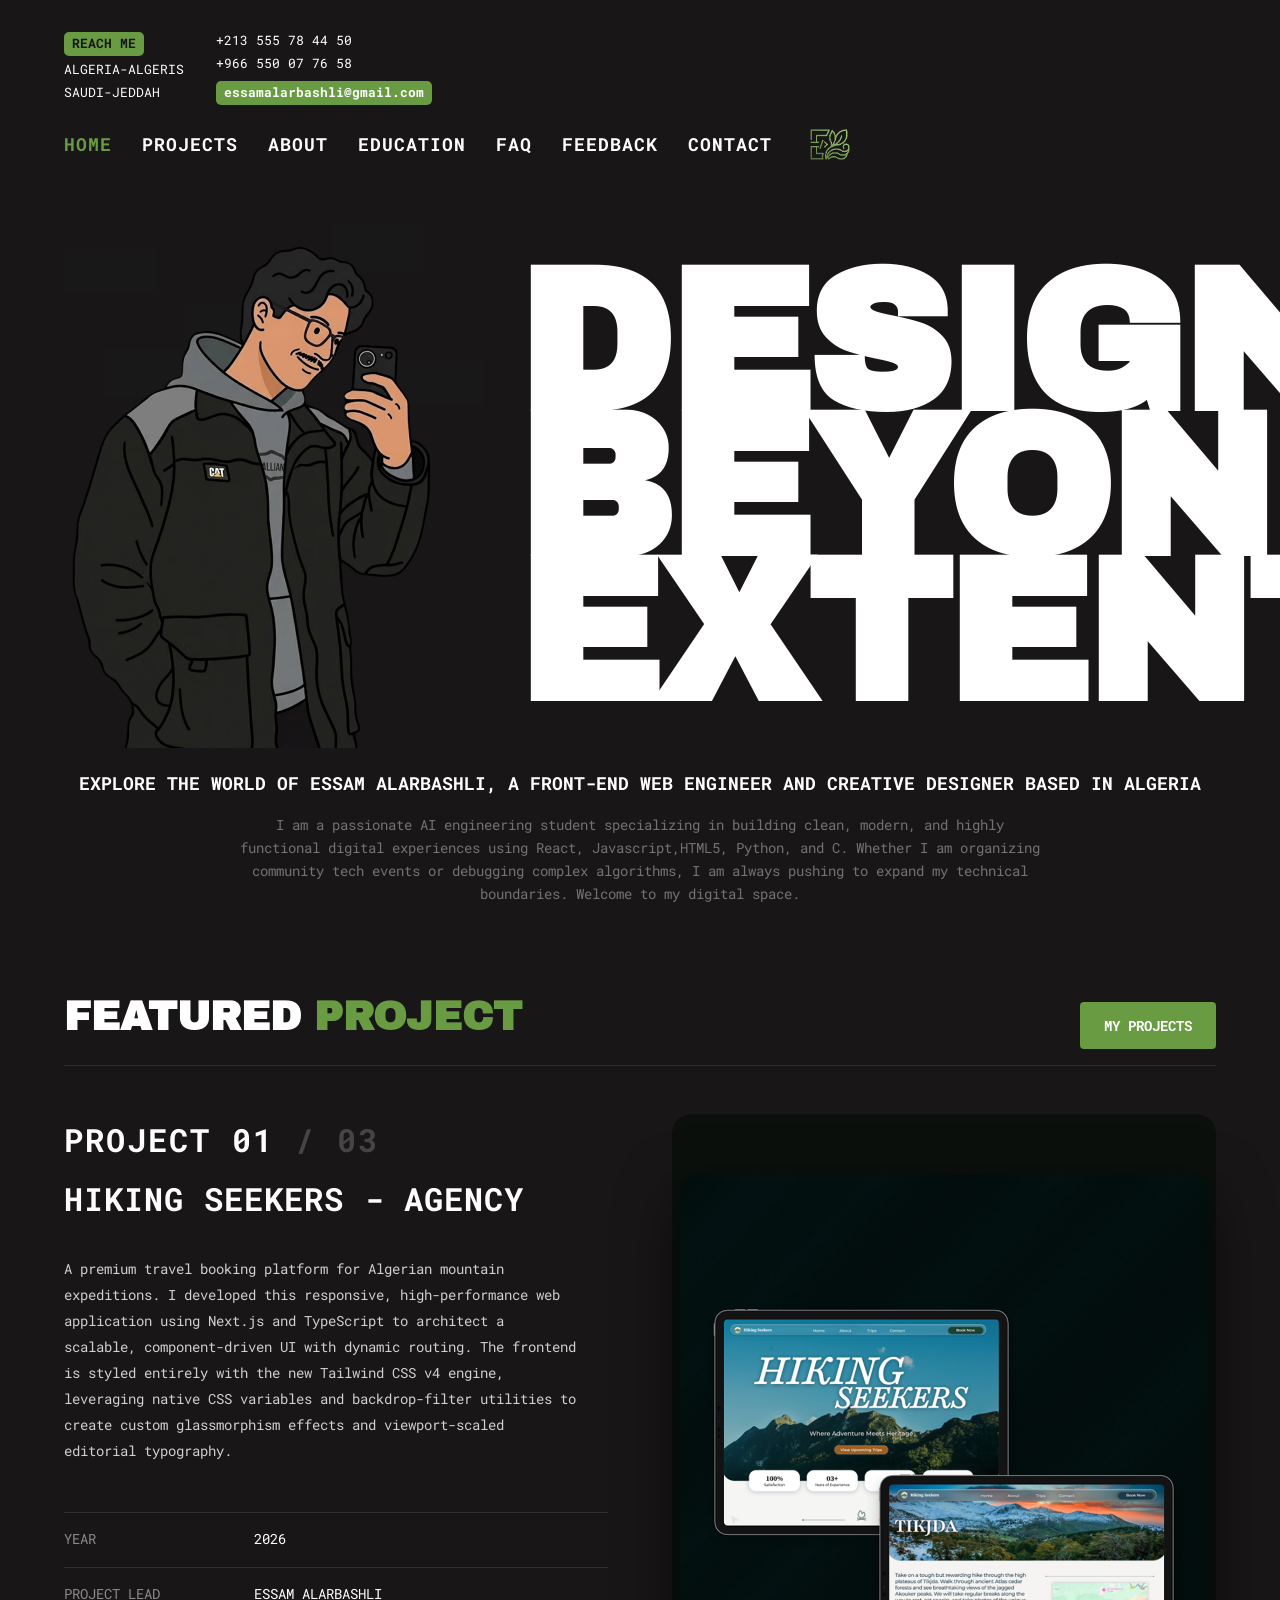
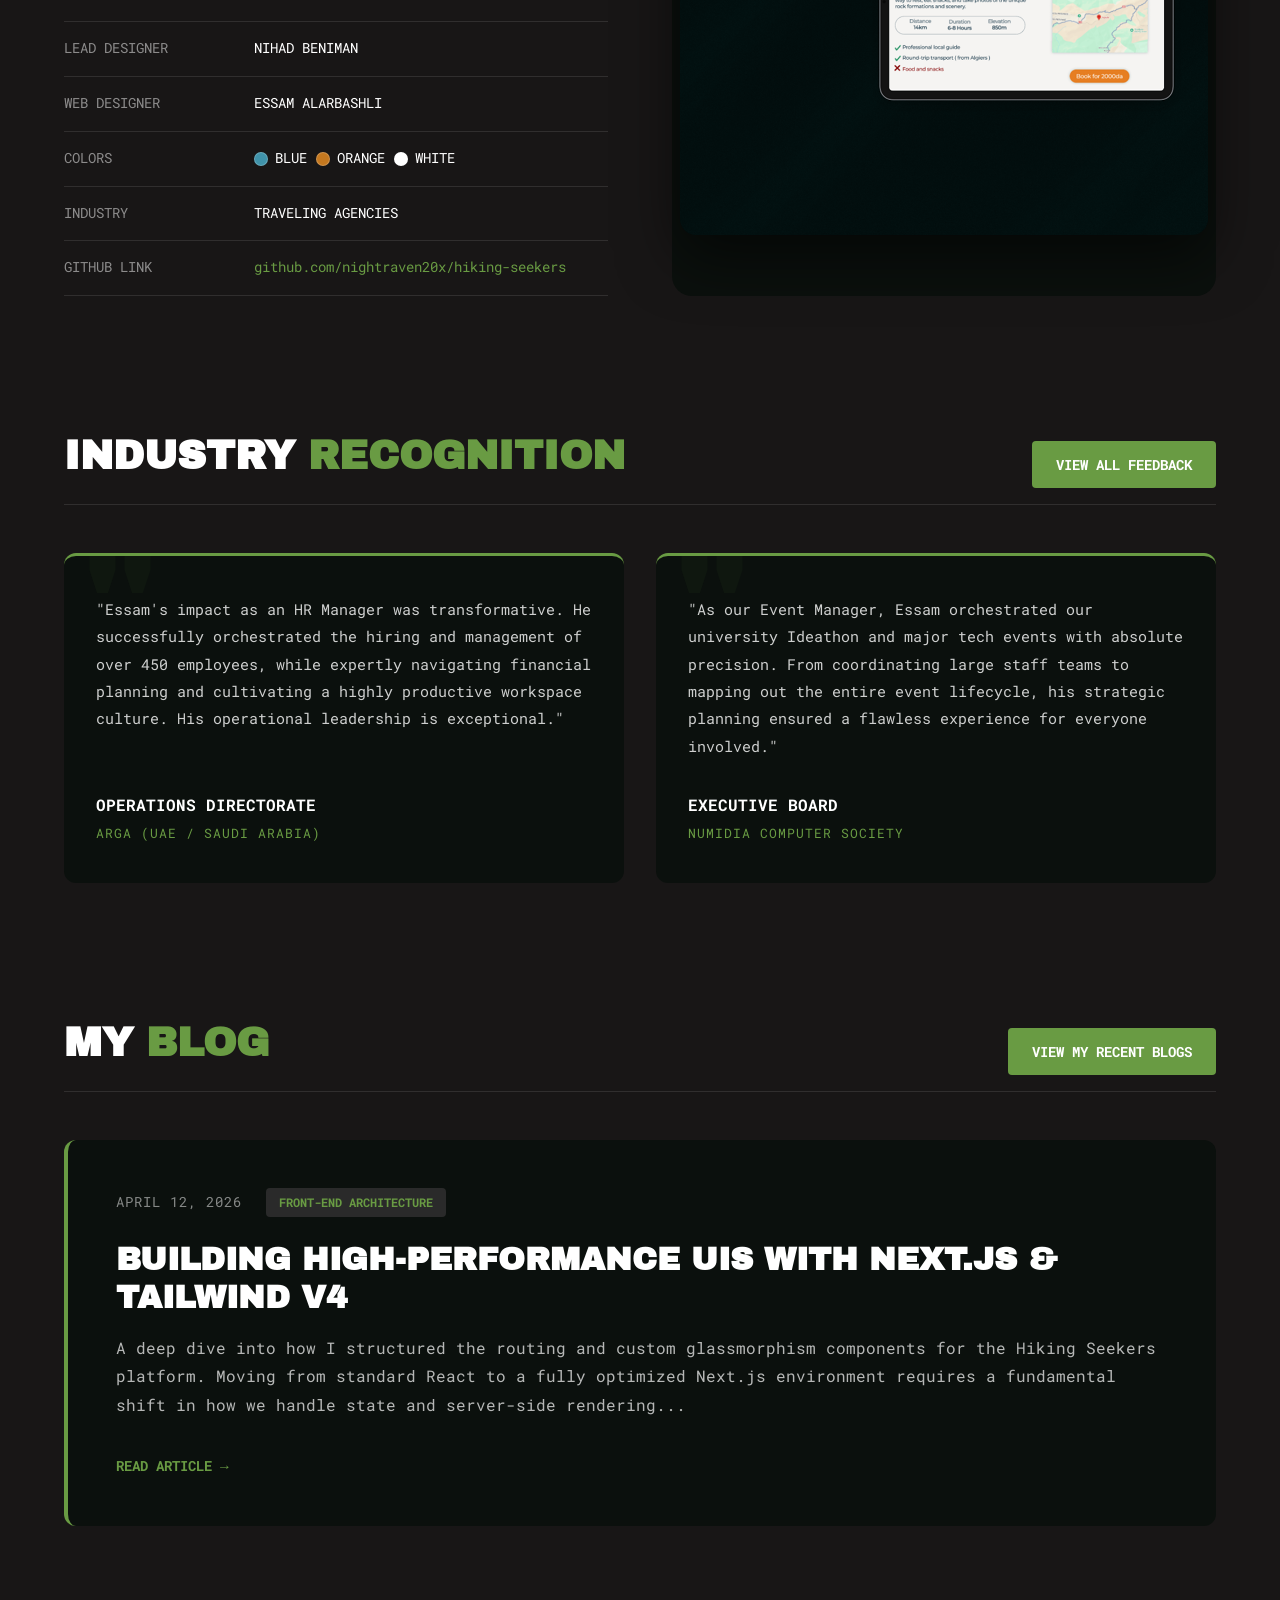
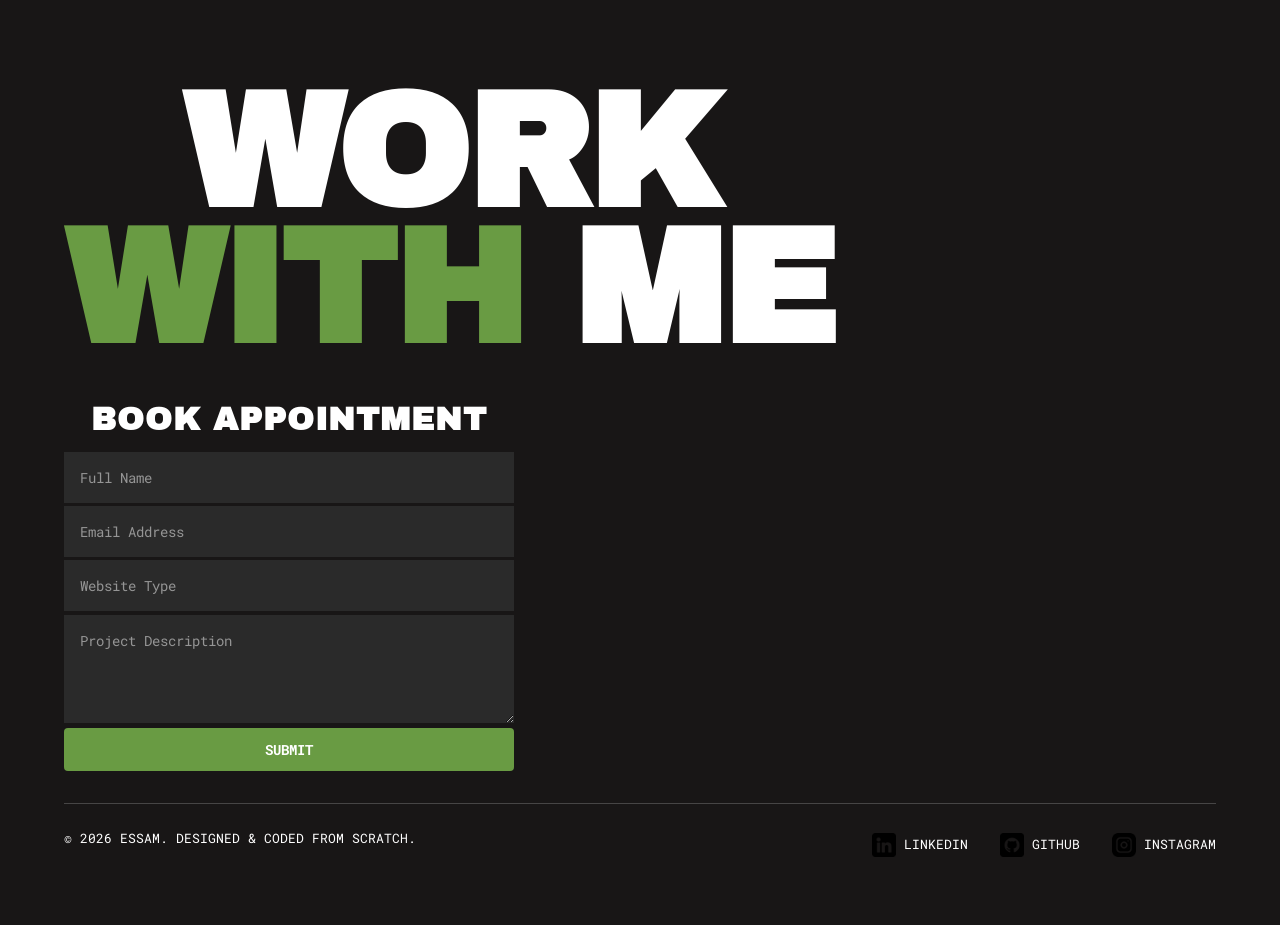
<file: index.html>
<!doctype html>
<html lang="en">

<head>
  <meta charset="UTF-8" />
  <meta name="viewport" content="width=device-width, initial-scale=1.0" />
  <title>Essam | Portfolio</title>

  <link rel="preconnect" href="https://fonts.googleapis.com" />
  <link rel="preconnect" href="https://fonts.gstatic.com" crossorigin />
  <link href="https://fonts.googleapis.com/css2?family=Archivo+Black&family=Roboto+Mono:wght@400;700&display=swap"
    rel="stylesheet" />

  <link rel="stylesheet" href="css/global.css" />
  <link rel="stylesheet" href="css/nav.css" />
  <link rel="stylesheet" href="css/footer.css" />
  <link rel="stylesheet" href="css/index.css" />
  <link rel="stylesheet" href="css/blog.css" />
</head>

<body>
  <header class="main-top-bar">
    
    <button class="hamburger-menu" aria-label="Toggle navigation">
      <span class="bar"></span>
      <span class="bar"></span>
      <span class="bar"></span>
    </button>

    <address class="header-contact">
      <div class="contact-col-left">
        <a href="contact.html" class="highlight-box" style="text-decoration: none;">REACH ME</a>
        <span class="location-text">ALGERIA-ALGERIS</span>
        <span class="location-text">SAUDI-JEDDAH</span>
      </div>
      <div class="contact-col-right">
        <span class="phone-text">+213 555 78 44 50</span>
        <span class="phone-text">+966 550 07 76 58</span>
        <a href="mailto:essamalarbashli@gmail.com" class="email-link highlight-box">
          essamalarbashli@gmail.com
        </a>
      </div>
    </address>

    <nav class="top-right-nav">
      <a href="index.html" class="active">HOME</a>
      <a href="projects.html">PROJECTS</a>
      <a href="about.html">ABOUT</a>
      <a href="education.html">EDUCATION</a>
      <a href="faq.html">FAQ</a>
      <a href="feedback.html">FEEDBACK</a>
      <a href="contact.html">CONTACT</a>
      <img src="images/Logo.png" alt="Essam's Logo" class="nav-logo" width="40" />
    </nav>

  </header>

  <!--HERO SECTION-->
  <main class="hero-wrapper">
    <div class="hero-top-row">
      <div class="hero-image-container">
        <img src="images/my-photo .png" alt="Essam" width="420" height="524" class="hero-image" />
      </div>
      <div class="hero-text">
        <h1>DESIGN BEYOND EXTENT</h1>
      </div>
    </div>

    <div class="Phrase-hero">
      <h2>
        Explore the world of Essam Alarbashli, A FRONT-END WEB ENGINEER AND
        CREATIVE DESIGNER BASED IN ALGERIA
      </h2>
      <p class="rubric-intro">
        I am a passionate AI engineering student specializing in building
        clean, modern, and highly functional digital experiences using React,
        Javascript,HTML5, Python, and C. Whether I am organizing community
        tech events or debugging complex algorithms, I am always pushing to
        expand my technical boundaries. Welcome to my digital space.
      </p>
    </div>
  </main>

  <!--project-showcase-->
  <section class="project-showcase">
    <div class="feedback-header">
      <h2>FEATURED <span style="color:var(--accent-green)">PROJECT</span></h2>

      <a href="projects.html" class="btn-primary" style="text-decoration:none; width:auto; text-align:center;">MY
        PROJECTS</a>
    </div>

    <div class="project-card">
      <div class="project-details">
        <h3 class="project-number">PROJECT 01 <span class="dimmed">/ 03</span></h3>
        <h2 class="project-title">HIKING SEEKERS - AGENCY</h2>

        <p class="project-description">
          A premium travel booking platform for Algerian mountain expeditions. I developed this responsive,
          high-performance web application using Next.js and TypeScript to architect a scalable, component-driven UI
          with dynamic routing. The frontend is styled entirely with the new Tailwind CSS v4 engine, leveraging native
          CSS variables and backdrop-filter utilities to create custom glassmorphism effects and viewport-scaled
          editorial typography.
        </p>

        <ul class="project-meta">
          <li><span class="meta-key">Year</span> <span class="meta-value">2026</span></li>
          <li><span class="meta-key">Project Lead</span> <span class="meta-value">Essam AlArbashli</span></li>
          <li><span class="meta-key">Lead Designer</span> <span class="meta-value">Nihad Beniman</span></li>
          <li><span class="meta-key">Web Designer</span> <span class="meta-value">Essam Alarbashli</span></li>
          <li>
            <span class="meta-key">Colors</span>
            <span class="meta-value color-palette">
              <span class="color-item"><span class="color-swatch" style="background-color: #4093aa;"></span> Blue</span>
              <span class="color-item"><span class="color-swatch" style="background-color: #c5781f;"></span>
                Orange</span>
              <span class="color-item"><span class="color-swatch" style="background-color: #ffffff;"></span>
                White</span>
            </span>
          </li>
          <li><span class="meta-key">Industry</span> <span class="meta-value">Traveling Agencies</span></li>
          <li>
            <span class="meta-key">GitHub Link</span>
            <a href="https://github.com/NightRaven20x/Hiking-Seekers" target="_blank" class="meta-value meta-link">
              github.com/NightRaven20x/Hiking-Seekers
            </a>
          </li>
        </ul>
      </div>
      <div class="project-visual">
        <img src="images/hiking-mockup.png" alt="Hiking Seekers App Mockup" />
      </div>
    </div>
  </section>

  <!--feedback-section-->
  <section class="feedback-section">
    <div class="feedback-header">
      <h2>INDUSTRY <span style="color:var(--accent-green)">RECOGNITION</span></h2>

      <a href="feedback.html" class="btn-primary" style="text-decoration:none; width:auto; text-align:center;">
        VIEW ALL FEEDBACK
      </a>
    </div>

    <div class="feedback-grid">

      <div class="feedback-card">
        <p class="feedback-quote">
          "Essam's impact as an HR Manager was transformative. He successfully orchestrated the hiring and management of
          over 450 employees, while expertly navigating financial planning and cultivating a highly productive workspace
          culture. His operational leadership is exceptional."
        </p>
        <div class="feedback-author">
          <span class="author-name">Operations Directorate</span>
          <span class="author-title">ARGA (UAE / SAUDI ARABIA)</span>
        </div>
      </div>

      <div class="feedback-card">
        <p class="feedback-quote">
          "As our Event Manager, Essam orchestrated our university Ideathon and major tech events with absolute
          precision. From coordinating large staff teams to mapping out the entire event lifecycle, his strategic
          planning ensured a flawless experience for everyone involved."
        </p>
        <div class="feedback-author">
          <span class="author-name">Executive Board</span>
          <span class="author-title">NUMIDIA COMPUTER SOCIETY</span>
        </div>
      </div>

    </div>
  </section>

  <!--FEEDBACK-->
  <section class="FEEDBACK" style="flex: auto; margin-bottom: 8rem;">
    <div class="feedback-header">
      <h2>MY <span style="color:var(--accent-green)">BLOG</span></h2>

      <a href="blog.html" class="btn-primary" style="text-decoration:none; width:auto; text-align:center;">
        VIEW MY RECENT BLOGS
      </a>
    </div>

    <article class="blog-card" style="margin-bottom: 0;">
      <div class="blog-meta">
        <span class="blog-date">APRIL 12, 2026</span>
        <span class="blog-category">FRONT-END ARCHITECTURE</span>
      </div>
      <h2>Building High-Performance UIs with Next.js & Tailwind v4</h2>
      <p>A deep dive into how I structured the routing and custom glassmorphism components for the Hiking Seekers
        platform. Moving from standard React to a fully optimized Next.js environment requires a fundamental
        shift in how we handle state and server-side rendering...</p>
      <a href="blog.html" class="read-more-link">READ ARTICLE <span>&rarr;</span></a>
    </article>

  </section>

  <!--global-footer-->
  <footer class="global-footer">
    <div class="footer-top-row">
      <div class="footer-massive-text">
        <h1>WORK<br /><span style="color: var(--accent-green)">WITH</span> ME</h1>
      </div>

      <div class="footer-form-section">
        <h2 class="book-appointment">BOOK APPOINTMENT</h2>

        <form action="https://formspree.io/f/xgorapbw" method="POST" class="grid-contact-form">


          <input type="hidden" name="_next" value="https://nightraven20x.github.io/essam-portfolio/success.html">

          <input type="text" id="name" name="name" placeholder="Full Name" class="dark-input" required />
          <input type="email" id="email" name="email" placeholder="Email Address" class="dark-input" required />
          <input type="text" id="subject" name="subject" placeholder="Website Type" class="dark-input" required />
          <textarea id="Project-Description" name="message" placeholder="Project Description" class="dark-input"
            rows="4" required></textarea>

          <button class="btn-primary" type="submit">SUBMIT</button>
        </form>

      </div>
    </div>

    <hr class="footer-divider" />
    <div class="footer-content">
      <p>&copy; 2026 Essam. Designed & Coded from scratch.</p>
      <ul class="social-links">
        <li>
          <a href="https://www.linkedin.com/in/essam-alarbashly-902b47243?utm_source=share_via&utm_content=profile&utm_medium=member_ios" target="_blank">
            <img src="images/linkedin.png" alt="LinkedIn" class="footer-image" /> LinkedIn
          </a>
        </li>
        <li>
          <a href="https://github.com/NightRaven20x" target="_blank">
            <img src="images/github.png" alt="GitHub" class="footer-image" /> GitHub
          </a>
        </li>
        <li>
          <a href="https://www.instagram.com/night.anglee/" target="_blank">
            <img src="images/instagram.png" alt="Instagram" class="footer-image" /> Instagram
          </a>
        </li>
      </ul>
    </div>
  </footer>

  <script>
    const hamburger = document.querySelector(".hamburger-menu");
    const navMenu = document.querySelector(".top-right-nav");

    hamburger.addEventListener("click", () => {
      hamburger.classList.toggle("open");
      navMenu.classList.toggle("open");
    });
  </script>
</body>
</body>

</html>
</file>
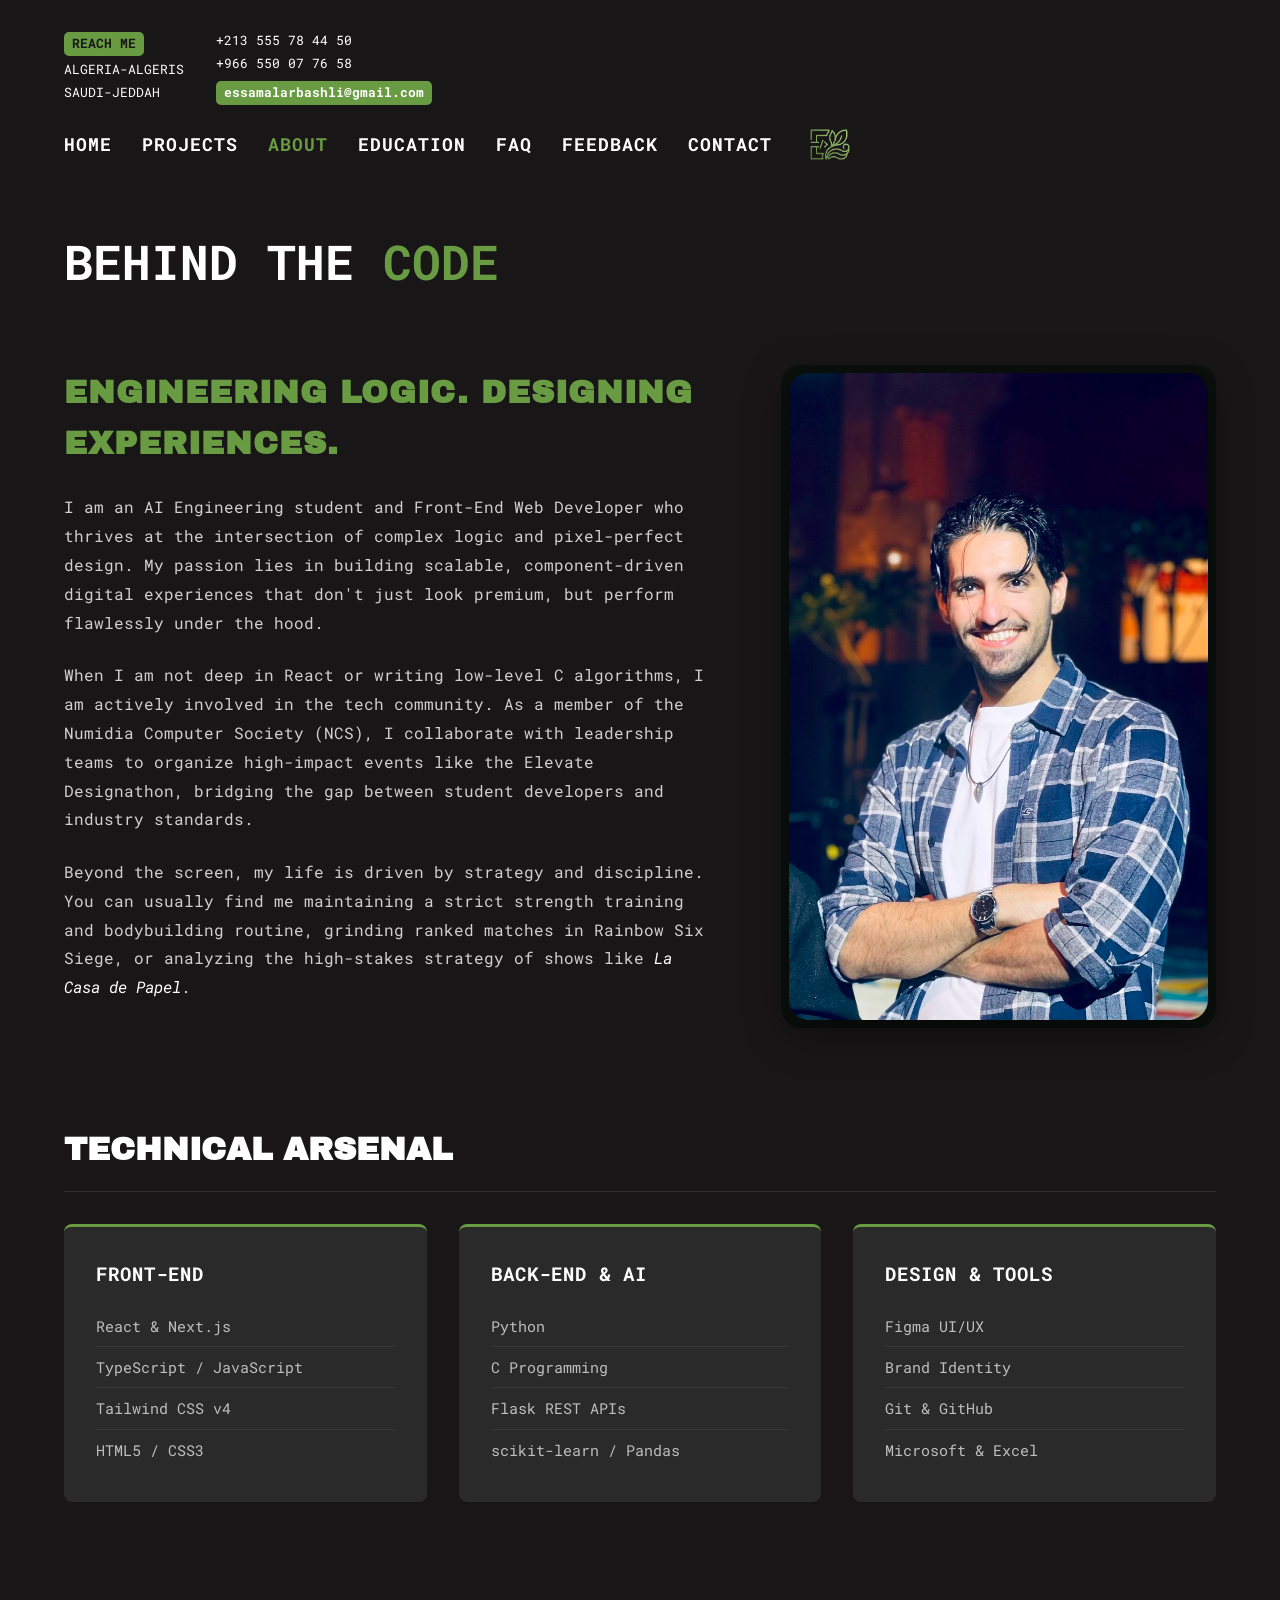
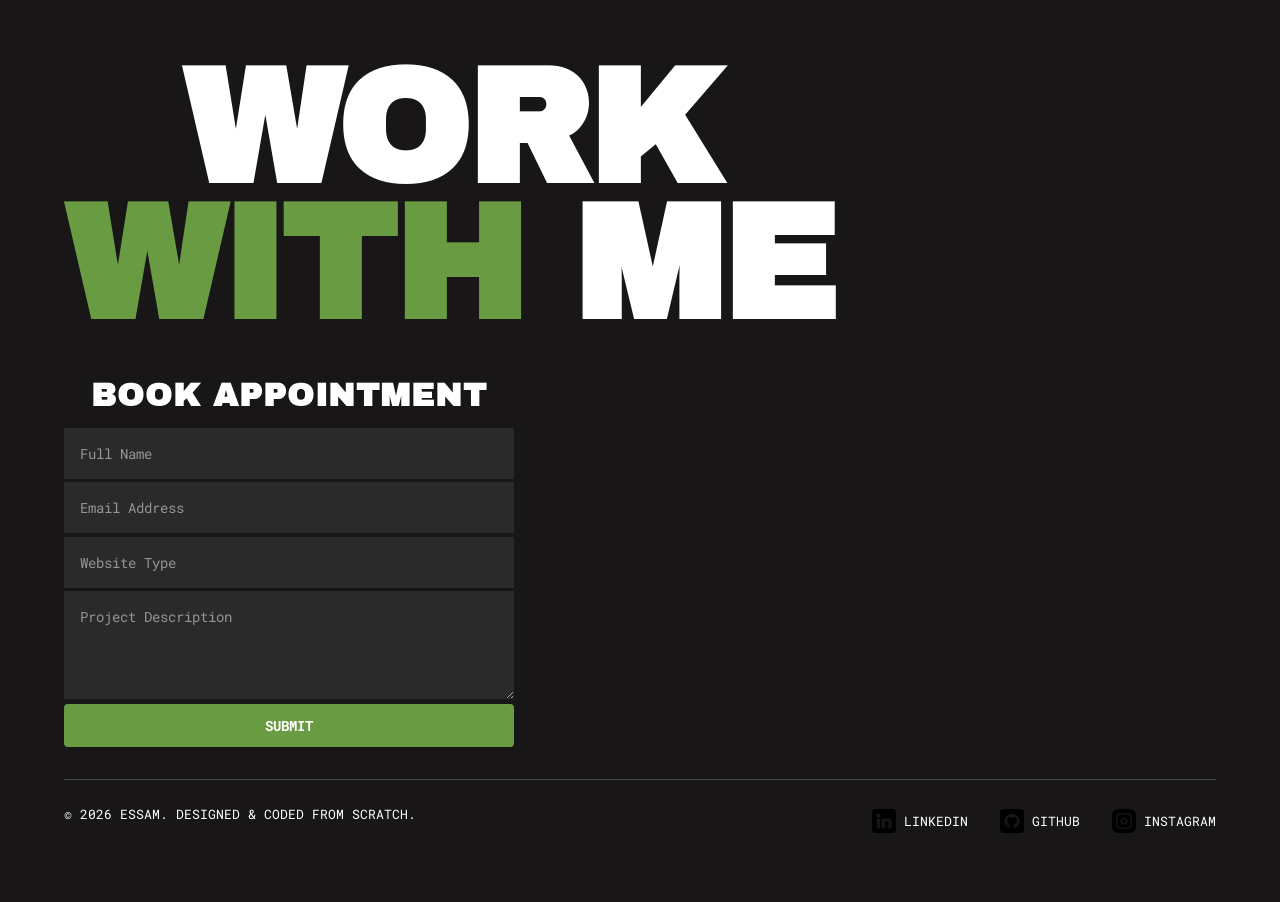
<file: about.html>
<!doctype html>
<html lang="en">

<head>
    <meta charset="UTF-8" />
    <meta name="viewport" content="width=device-width, initial-scale=1.0" />
    <title>Essam | About</title>

    <link rel="preconnect" href="https://fonts.googleapis.com" />
    <link rel="preconnect" href="https://fonts.gstatic.com" crossorigin />
    <link href="https://fonts.googleapis.com/css2?family=Archivo+Black&family=Roboto+Mono:wght@400;700&display=swap"
        rel="stylesheet" />

    <link rel="stylesheet" href="css/global.css" />
    <link rel="stylesheet" href="css/nav.css" />
    <link rel="stylesheet" href="css/footer.css" />
    <link rel="stylesheet" href="css/about.css" />
</head>

<body>
    <header class="main-top-bar">
        
        <button class="hamburger-menu" aria-label="Toggle navigation">
            <span class="bar"></span>
            <span class="bar"></span>
            <span class="bar"></span>
        </button>

        <address class="header-contact">
            <div class="contact-col-left">
                <a href="contact.html" class="highlight-box" style="text-decoration: none;">REACH ME</a>
                <span class="location-text">ALGERIA-ALGERIS</span>
                <span class="location-text">SAUDI-JEDDAH</span>
            </div>
            <div class="contact-col-right">
                <span class="phone-text">+213 555 78 44 50</span>
                <span class="phone-text">+966 550 07 76 58</span>
                <a href="mailto:essamalarbashli@gmail.com" class="email-link highlight-box">
                    essamalarbashli@gmail.com
                </a>
            </div>
        </address>

        <nav class="top-right-nav">
            <a href="index.html">HOME</a>
            <a href="projects.html">PROJECTS</a>
            <a href="about.html" class="active">ABOUT</a>
            <a href="education.html">EDUCATION</a>
            <a href="faq.html">FAQ</a>
            <a href="feedback.html">FEEDBACK</a>
            <a href="contact.html">CONTACT</a>
            <img src="images/Logo.png" alt="Essam's Logo" class="nav-logo" width="40" />
        </nav>

    </header>

    <h1 class="Phrase-hero page-title">
        BEHIND THE <span style="color:var(--accent-green)">CODE</span>
    </h1>

    <main class="about-container">

        <section class="about-bio-row">
            <div class="about-text">
                <h2>Engineering logic. Designing experiences.</h2>
                <p>
                    I am an AI Engineering student and Front-End Web Developer who thrives at the intersection of
                    complex logic and pixel-perfect design. My passion lies in building scalable, component-driven
                    digital experiences that don't just look premium, but perform flawlessly under the hood.
                </p>
                <p>
                    When I am not deep in React or writing low-level C algorithms, I am actively involved in the tech
                    community. As a member of the Numidia Computer Society (NCS), I collaborate with leadership teams to
                    organize high-impact events like the Elevate Designathon, bridging the gap between student
                    developers and industry standards.
                </p>
                <p>
                    Beyond the screen, my life is driven by strategy and discipline. You can usually find me maintaining
                    a strict strength training and bodybuilding routine, grinding ranked matches in Rainbow Six Siege,
                    or analyzing the high-stakes strategy of shows like <em>La Casa de Papel</em>.
                </p>
            </div>
            <div class="about-image-wrapper">
                <img src="images/Essam-prof.jpg" alt="Essam Alarbashli" class="about-profile-img" />
            </div>
        </section>

        <section class="technical-arsenal">
            <h2 class="section-heading">TECHNICAL ARSENAL</h2>
            <div class="arsenal-grid">

                <div class="arsenal-card">
                    <h3>FRONT-END</h3>
                    <ul>
                        <li>React & Next.js</li>
                        <li>TypeScript / JavaScript</li>
                        <li>Tailwind CSS v4</li>
                        <li>HTML5 / CSS3</li>
                    </ul>
                </div>

                <div class="arsenal-card">
                    <h3>BACK-END & AI</h3>
                    <ul>
                        <li>Python</li>
                        <li>C Programming</li>
                        <li>Flask REST APIs</li>
                        <li>scikit-learn / Pandas</li>
                    </ul>
                </div>

                <div class="arsenal-card">
                    <h3>DESIGN & TOOLS</h3>
                    <ul>
                        <li>Figma UI/UX</li>
                        <li>Brand Identity</li>
                        <li>Git & GitHub</li>
                        <li>Microsoft & Excel</li>
                    </ul>
                </div>

            </div>
        </section>

    </main>

    <footer class="global-footer">
        <div class="footer-top-row">
            <div class="footer-massive-text">
                <h1>WORK<br /><span style="color: var(--accent-green)">WITH</span> ME</h1>
            </div>

            <div class="footer-form-section">
                <h2 class="book-appointment">BOOK APPOINTMENT</h2>

                <form action="https://formspree.io/f/xgorapbw" method="POST" class="grid-contact-form">

                    <input type="hidden" name="_next" value="https://nightraven20x.github.io/essam-portfolio/success.html">

                    <input type="text" id="name" name="name" placeholder="Full Name" class="dark-input" required />
                    <input type="email" id="email" name="email" placeholder="Email Address" class="dark-input"
                        required />
                    <input type="text" id="subject" name="subject" placeholder="Website Type" class="dark-input"
                        required />
                    <textarea id="Project-Description" name="message" placeholder="Project Description"
                        class="dark-input" rows="4" required></textarea>

                    <button class="btn-primary" type="submit">SUBMIT</button>
                </form>

            </div>
        </div>

        <hr class="footer-divider" />
        <div class="footer-content">
            <p>&copy; 2026 Essam. Designed & Coded from scratch.</p>
            <ul class="social-links">
                <li>
                    <a href="https://www.linkedin.com/in/essam-alarbashly-902b47243?utm_source=share_via&utm_content=profile&utm_medium=member_ios" target="_blank">
                        <img src="images/linkedin.png" alt="LinkedIn" class="footer-image" /> LinkedIn
                    </a>
                </li>
                <li>
                    <a href="https://github.com/NightRaven20x" target="_blank">
                        <img src="images/github.png" alt="GitHub" class="footer-image" /> GitHub
                    </a>
                </li>
                <li>
                    <a href="https://www.instagram.com/night.anglee/" target="_blank">
                        <img src="images/instagram.png" alt="Instagram" class="footer-image" /> Instagram
                    </a>
                </li>
            </ul>
        </div>
    </footer>

    <script>
        const hamburger = document.querySelector(".hamburger-menu");
        const navMenu = document.querySelector(".top-right-nav");

        hamburger.addEventListener("click", () => {
            hamburger.classList.toggle("open");
            navMenu.classList.toggle("open");
        });
    </script>
</body>
</body>

</html>
</file>
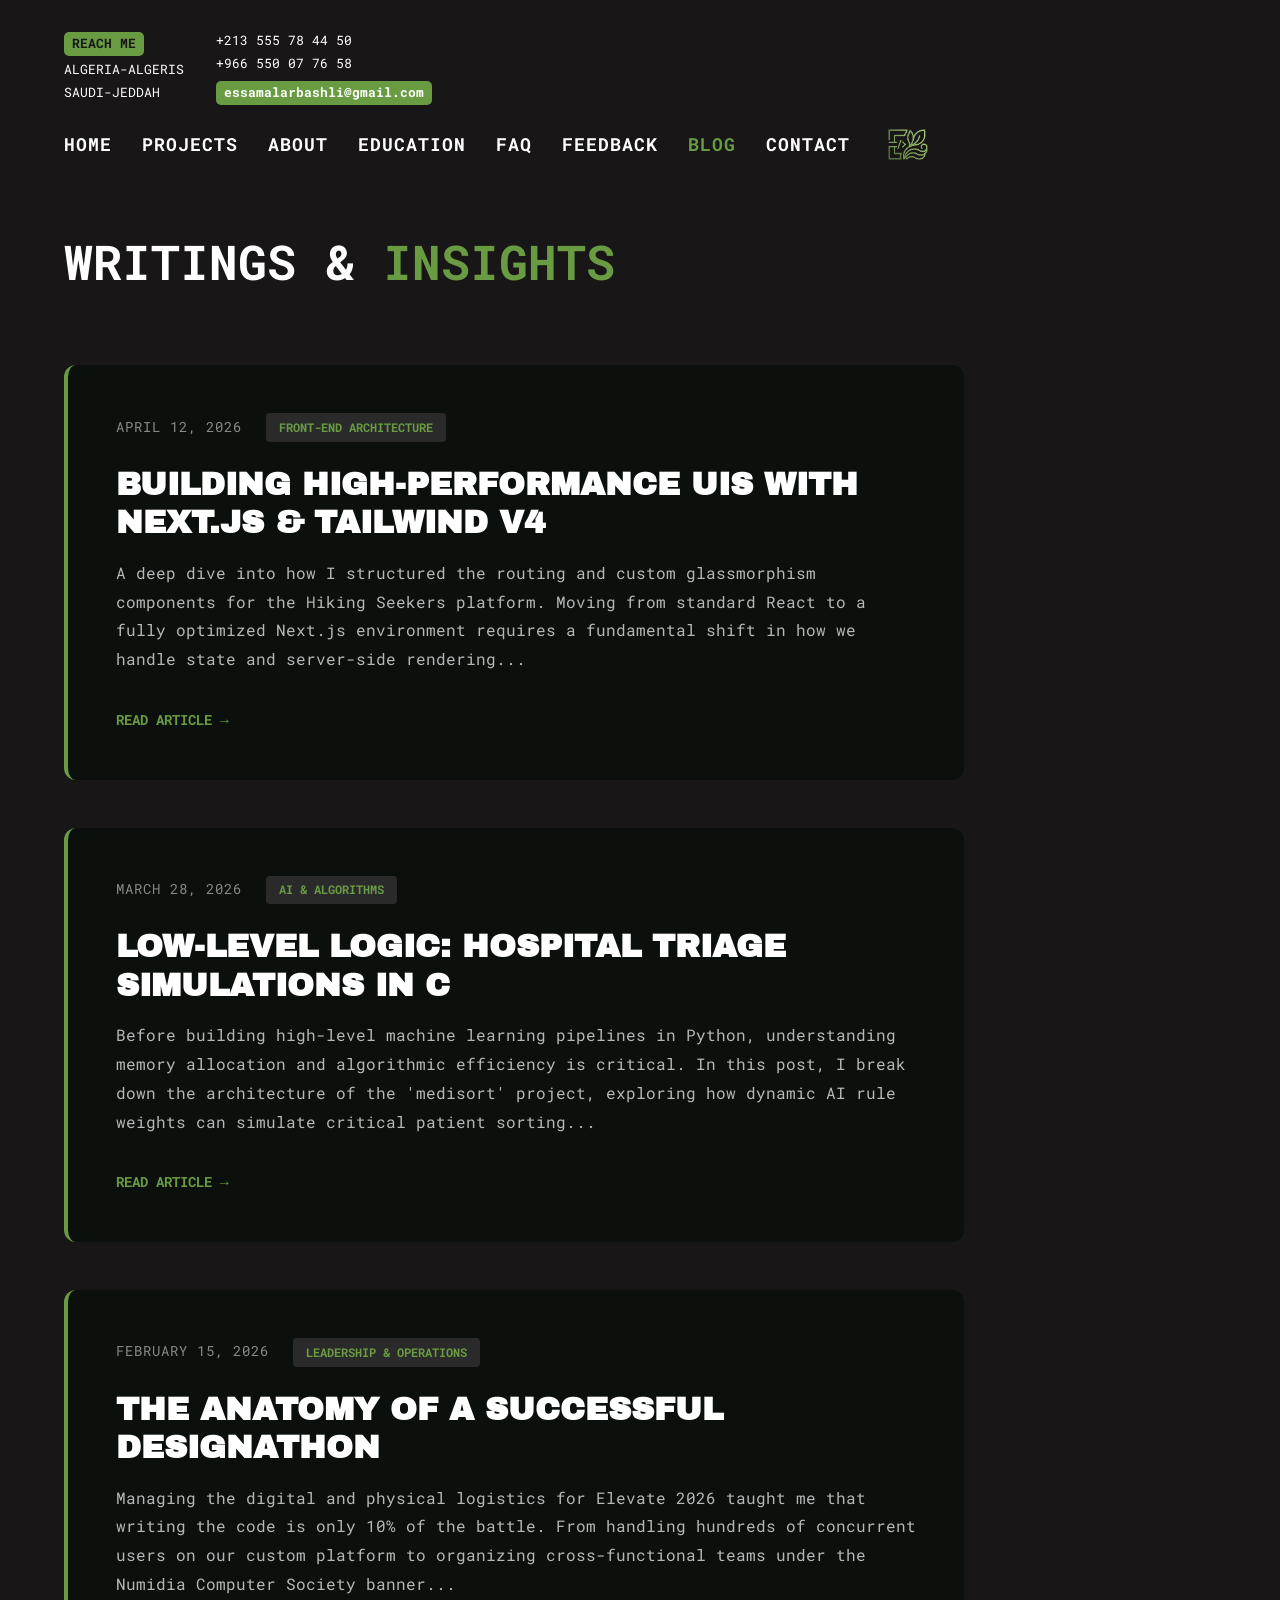
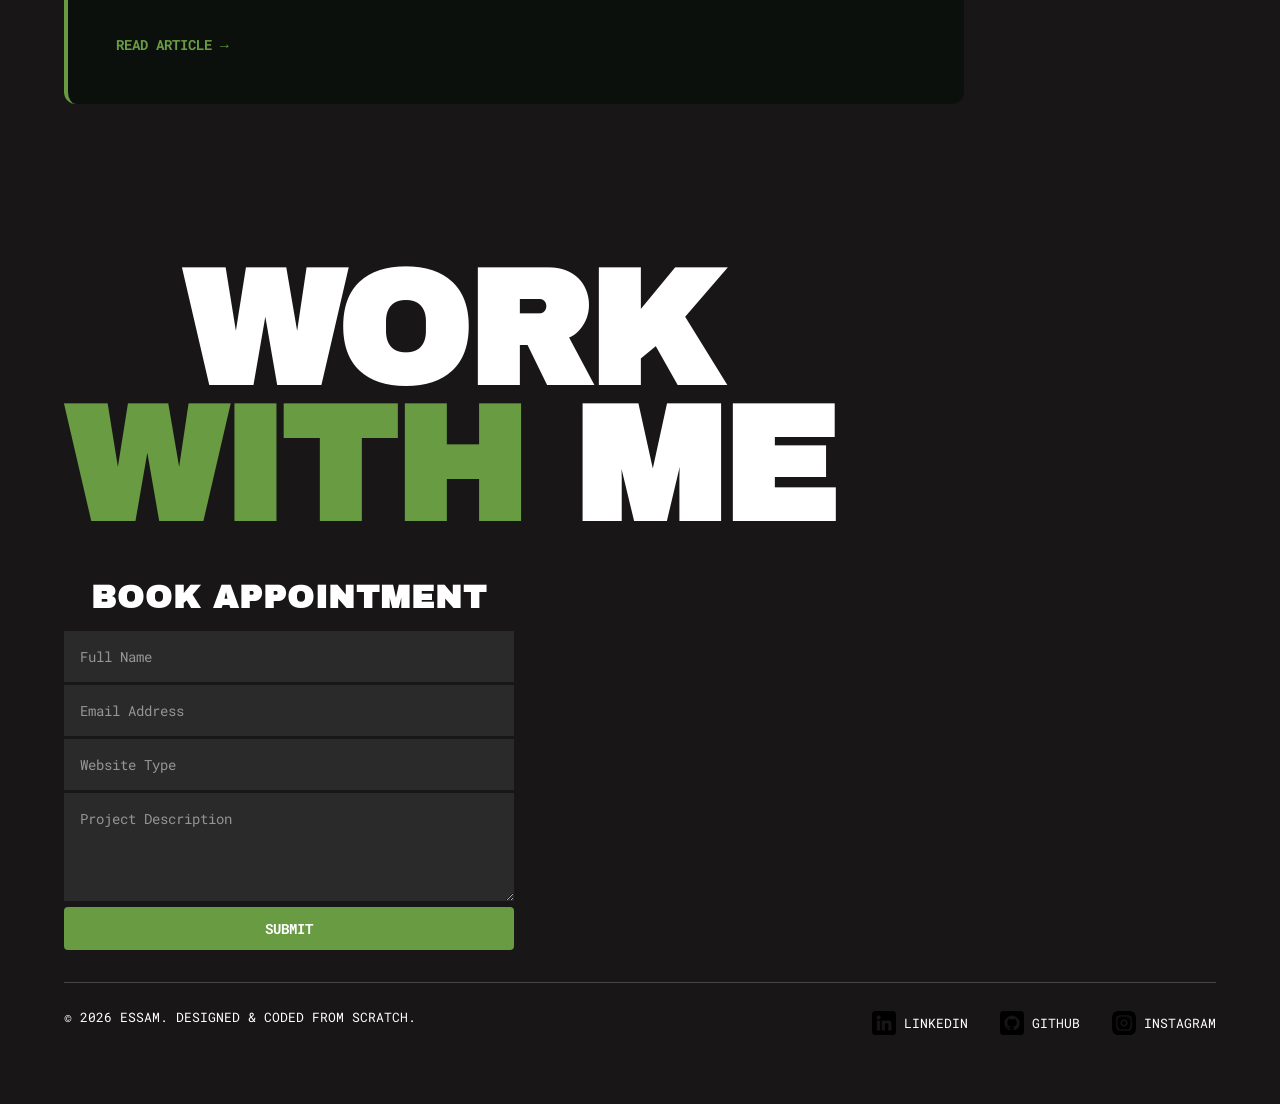
<file: blog.html>
<!doctype html>
<html lang="en">

<head>
    <meta charset="UTF-8" />
    <meta name="viewport" content="width=device-width, initial-scale=1.0" />
    <title>Essam | Blog</title>

    <link rel="preconnect" href="https://fonts.googleapis.com" />
    <link rel="preconnect" href="https://fonts.gstatic.com" crossorigin />
    <link href="https://fonts.googleapis.com/css2?family=Archivo+Black&family=Roboto+Mono:wght@400;700&display=swap"
        rel="stylesheet" />

    <link rel="stylesheet" href="css/global.css" />
    <link rel="stylesheet" href="css/nav.css" />
    <link rel="stylesheet" href="css/footer.css" />
    <link rel="stylesheet" href="css/blog.css" />
</head>

<body>
    <header class="main-top-bar">
        
        <button class="hamburger-menu" aria-label="Toggle navigation">
            <span class="bar"></span>
            <span class="bar"></span>
            <span class="bar"></span>
        </button>

        <address class="header-contact">
            <div class="contact-col-left">
                <a href="contact.html" class="highlight-box" style="text-decoration: none;">REACH ME</a>
                <span class="location-text">ALGERIA-ALGERIS</span>
                <span class="location-text">SAUDI-JEDDAH</span>
            </div>
            <div class="contact-col-right">
                <span class="phone-text">+213 555 78 44 50</span>
                <span class="phone-text">+966 550 07 76 58</span>
                <a href="mailto:essamalarbashli@gmail.com" class="email-link highlight-box">
                    essamalarbashli@gmail.com
                </a>
            </div>
        </address>

        <nav class="top-right-nav">
            <a href="index.html">HOME</a>
            <a href="projects.html">PROJECTS</a>
            <a href="about.html">ABOUT</a>
            <a href="education.html">EDUCATION</a>
            <a href="faq.html">FAQ</a>
            <a href="feedback.html">FEEDBACK</a>
            <a href="blog.html" class="active">BLOG</a> <a href="contact.html">CONTACT</a>
            <img src="images/Logo.png" alt="Essam's Logo" class="nav-logo" width="40" />
        </nav>

    </header>

    <h1 class="Phrase-hero page-title"
        style="padding-bottom: 2rem; font-size: 3rem; text-align: left; margin-bottom: 2rem;">
        WRITINGS & <span style="color:var(--accent-green)">INSIGHTS</span>
    </h1>

    <main class="blog-container">

        <article class="blog-card">
            <div class="blog-meta">
                <span class="blog-date">APRIL 12, 2026</span>
                <span class="blog-category">FRONT-END ARCHITECTURE</span>
            </div>
            <h2>Building High-Performance UIs with Next.js & Tailwind v4</h2>
            <p>A deep dive into how I structured the routing and custom glassmorphism components for the Hiking Seekers
                platform. Moving from standard React to a fully optimized Next.js environment requires a fundamental
                shift in how we handle state and server-side rendering...</p>
            <a href="blog.html" class="read-more-link">READ ARTICLE <span>&rarr;</span></a>
        </article>

        <article class="blog-card">
            <div class="blog-meta">
                <span class="blog-date">MARCH 28, 2026</span>
                <span class="blog-category">AI & ALGORITHMS</span>
            </div>
            <h2>Low-Level Logic: Hospital Triage Simulations in C</h2>
            <p>Before building high-level machine learning pipelines in Python, understanding memory allocation and
                algorithmic efficiency is critical. In this post, I break down the architecture of the 'medisort'
                project, exploring how dynamic AI rule weights can simulate critical patient sorting...</p>
            <a href="#" class="read-more-link">READ ARTICLE <span>&rarr;</span></a>
        </article>

        <article class="blog-card">
            <div class="blog-meta">
                <span class="blog-date">FEBRUARY 15, 2026</span>
                <span class="blog-category">LEADERSHIP & OPERATIONS</span>
            </div>
            <h2>The Anatomy of a Successful Designathon</h2>
            <p>Managing the digital and physical logistics for Elevate 2026 taught me that writing the code is only 10%
                of the battle. From handling hundreds of concurrent users on our custom platform to organizing
                cross-functional teams under the Numidia Computer Society banner...</p>
            <a href="#" class="read-more-link">READ ARTICLE <span>&rarr;</span></a>
        </article>

    </main>

    <footer class="global-footer">
        <div class="footer-top-row">
            <div class="footer-massive-text">
                <h1>WORK<br /><span style="color: var(--accent-green)">WITH</span> ME</h1>
            </div>

            <div class="footer-form-section">
                <h2 class="book-appointment">BOOK APPOINTMENT</h2>

                <form action="https://formspree.io/f/xgorapbw" method="POST" class="grid-contact-form">
                    <input type="hidden" name="_next" value="https://nightraven20x.github.io/essam-portfolio/success.html">

                    <input type="text" id="name" name="name" placeholder="Full Name" class="dark-input" required />
                    <input type="email" id="email" name="email" placeholder="Email Address" class="dark-input"
                        required />
                    <input type="text" id="subject" name="subject" placeholder="Website Type" class="dark-input"
                        required />
                    <textarea id="Project-Description" name="message" placeholder="Project Description"
                        class="dark-input" rows="4" required></textarea>

                    <button class="btn-primary" type="submit">SUBMIT</button>
                </form>
            </div>
        </div>

        <hr class="footer-divider" />
        <div class="footer-content">
            <p>&copy; 2026 Essam. Designed & Coded from scratch.</p>
            <ul class="social-links">
                <li>
                    <a href="https://www.linkedin.com/in/essam-alarbashly-902b47243?utm_source=share_via&utm_content=profile&utm_medium=member_ios" target="_blank">
                        <img src="images/linkedin.png" alt="LinkedIn" class="footer-image" /> LinkedIn
                    </a>
                </li>
                <li>
                    <a href="https://github.com/NightRaven20x" target="_blank">
                        <img src="images/github.png" alt="GitHub" class="footer-image" /> GitHub
                    </a>
                </li>
                <li>
                    <a href="https://www.instagram.com/night.anglee/" target="_blank">
                        <img src="images/instagram.png" alt="Instagram" class="footer-image" /> Instagram
                    </a>
                </li>
            </ul>
        </div>
    </footer>

    <script>
        const hamburger = document.querySelector(".hamburger-menu");
        const navMenu = document.querySelector(".top-right-nav");

        hamburger.addEventListener("click", () => {
            hamburger.classList.toggle("open");
            navMenu.classList.toggle("open");
        });
    </script>
</body>
</body>

</html>
</file>
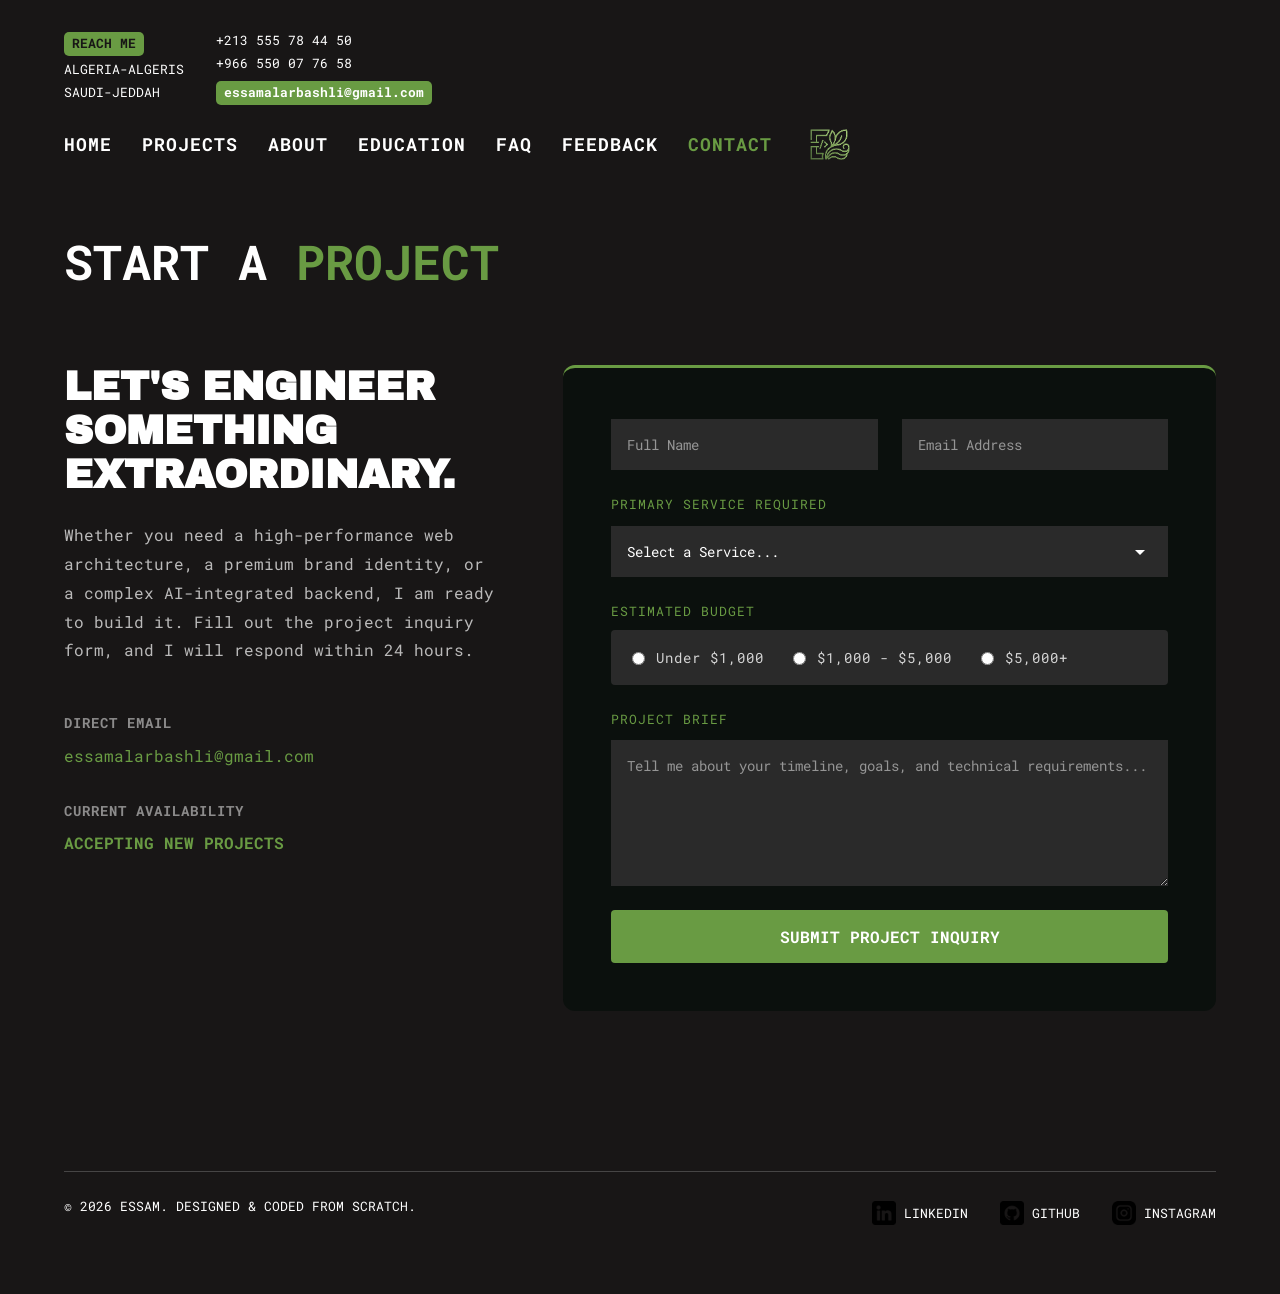
<file: contact.html>
<!doctype html>
<html lang="en">

<head>
    <meta charset="UTF-8" />
    <meta name="viewport" content="width=device-width, initial-scale=1.0" />
    <title>Essam | Contact</title>

    <link rel="preconnect" href="https://fonts.googleapis.com" />
    <link rel="preconnect" href="https://fonts.gstatic.com" crossorigin />
    <link href="https://fonts.googleapis.com/css2?family=Archivo+Black&family=Roboto+Mono:wght@400;700&display=swap"
        rel="stylesheet" />

    <link rel="stylesheet" href="css/global.css" />
    <link rel="stylesheet" href="css/nav.css" />
    <link rel="stylesheet" href="css/footer.css" />
    <link rel="stylesheet" href="css/contact.css" />
</head>

<body>
    <header class="main-top-bar">

        <button class="hamburger-menu" aria-label="Toggle navigation">
            <span class="bar"></span>
            <span class="bar"></span>
            <span class="bar"></span>
        </button>

        <address class="header-contact">
            <div class="contact-col-left">
                <a href="contact.html" class="highlight-box" style="text-decoration: none;">REACH ME</a>
                <span class="location-text">ALGERIA-ALGERIS</span>
                <span class="location-text">SAUDI-JEDDAH</span>
            </div>
            <div class="contact-col-right">
                <span class="phone-text">+213 555 78 44 50</span>
                <span class="phone-text">+966 550 07 76 58</span>
                <a href="mailto:essamalarbashli@gmail.com" class="email-link highlight-box">
                    essamalarbashli@gmail.com
                </a>
            </div>
        </address>

        <nav class="top-right-nav">
            <a href="index.html">HOME</a>
            <a href="projects.html">PROJECTS</a>
            <a href="about.html">ABOUT</a>
            <a href="education.html">EDUCATION</a>
            <a href="faq.html">FAQ</a>
            <a href="feedback.html">FEEDBACK</a>
            <a href="contact.html" class="active">CONTACT</a> <img src="images/Logo.png" alt="Essam's Logo"
                class="nav-logo" width="40" />
        </nav>


    </header>

    <h1 class="Phrase-hero page-title"
        style="padding-bottom: 2rem; font-size: 3rem; text-align: left; margin-bottom: 2rem;">
        START A <span style="color:var(--accent-green)">PROJECT</span>
    </h1>

    <main class="contact-page-layout">

        <div class="contact-info-panel">
            <h2>LET'S ENGINEER SOMETHING <br />EXTRAORDINARY.</h2>
            <p>Whether you need a high-performance web architecture, a premium brand identity, or a complex
                AI-integrated backend, I am ready to build it. Fill out the project inquiry form, and I will respond
                within 24 hours.</p>

            <div class="direct-contact-block">
                <h3>DIRECT EMAIL</h3>
                <a href="mailto:essamalarbashli@gmail.com" class="meta-link">essamalarbashli@gmail.com</a>
            </div>

            <div class="direct-contact-block">
                <h3>CURRENT AVAILABILITY</h3>
                <span style="color: var(--accent-green); font-weight: bold;">Accepting New Projects</span>
            </div>
        </div>

        <div class="complex-form-panel">
            <form action="https://formspree.io/f/xgorapbw" method="POST" class="advanced-contact-form">
                <input type="hidden" name="_next" value="https://nightraven20x.github.io/essam-portfolio/success.html">

                <div class="form-row">
                    <input type="text" id="full-name" name="full-name" placeholder="Full Name" class="dark-input"
                        required />
                    <input type="email" id="email-address" name="email-address" placeholder="Email Address"
                        class="dark-input" required />
                </div>

                <div class="form-group">
                    <label for="service-type">PRIMARY SERVICE REQUIRED</label>
                    <select id="service-type" name="service-type" class="dark-input dropdown-select" required>
                        <option value="" disabled selected>Select a Service...</option>
                        <option value="frontend">Front-End Web Development (React/Next.js)</option>
                        <option value="backend">Back-End / AI Logic (Python/Flask/C)</option>
                        <option value="design">UI/UX Design & Brand Identity</option>
                        <option value="event">Event Management & Tech Mentorship</option>
                    </select>
                </div>

                <div class="form-group">
                    <label>ESTIMATED BUDGET</label>
                    <div class="radio-group">
                        <label class="radio-label"><input type="radio" name="budget" value="small" required> Under
                            $1,000</label>
                        <label class="radio-label"><input type="radio" name="budget" value="medium"> $1,000 -
                            $5,000</label>
                        <label class="radio-label"><input type="radio" name="budget" value="large"> $5,000+</label>
                    </div>
                </div>

                <div class="form-group">
                    <label for="detailed-brief">PROJECT BRIEF</label>
                    <textarea id="detailed-brief" name="detailed-brief"
                        placeholder="Tell me about your timeline, goals, and technical requirements..."
                        class="dark-input" rows="6" required></textarea>
                </div>

                <button class="btn-primary" type="submit" style="width: 100%; padding: 1rem; font-size: 1rem;">SUBMIT
                    PROJECT INQUIRY</button>
            </form>
        </div>

    </main>

    <footer class="global-footer">
        <hr class="footer-divider" />
        <div class="footer-content">
            <p>&copy; 2026 Essam. Designed & Coded from scratch.</p>
            <ul class="social-links">
                <li>
                    <a href="https://www.linkedin.com/in/essam-alarbashly-902b47243?utm_source=share_via&utm_content=profile&utm_medium=member_ios" target="_blank">
                        <img src="images/linkedin.png" alt="LinkedIn" class="footer-image" /> LinkedIn
                    </a>
                </li>
                <li>
                    <a href="https://github.com/NightRaven20x" target="_blank">
                        <img src="images/github.png" alt="GitHub" class="footer-image" /> GitHub
                    </a>
                </li>
                <li>
                    <a href="https://www.instagram.com/night.anglee/" target="_blank">
                        <img src="images/instagram.png" alt="Instagram" class="footer-image" /> Instagram
                    </a>
                </li>
            </ul>
        </div>
    </footer>

    <script>
        const hamburger = document.querySelector(".hamburger-menu");
        const navMenu = document.querySelector(".top-right-nav");

        hamburger.addEventListener("click", () => {
            hamburger.classList.toggle("open");
            navMenu.classList.toggle("open");
        });
    </script>
</body>
</body>

</html>
</file>
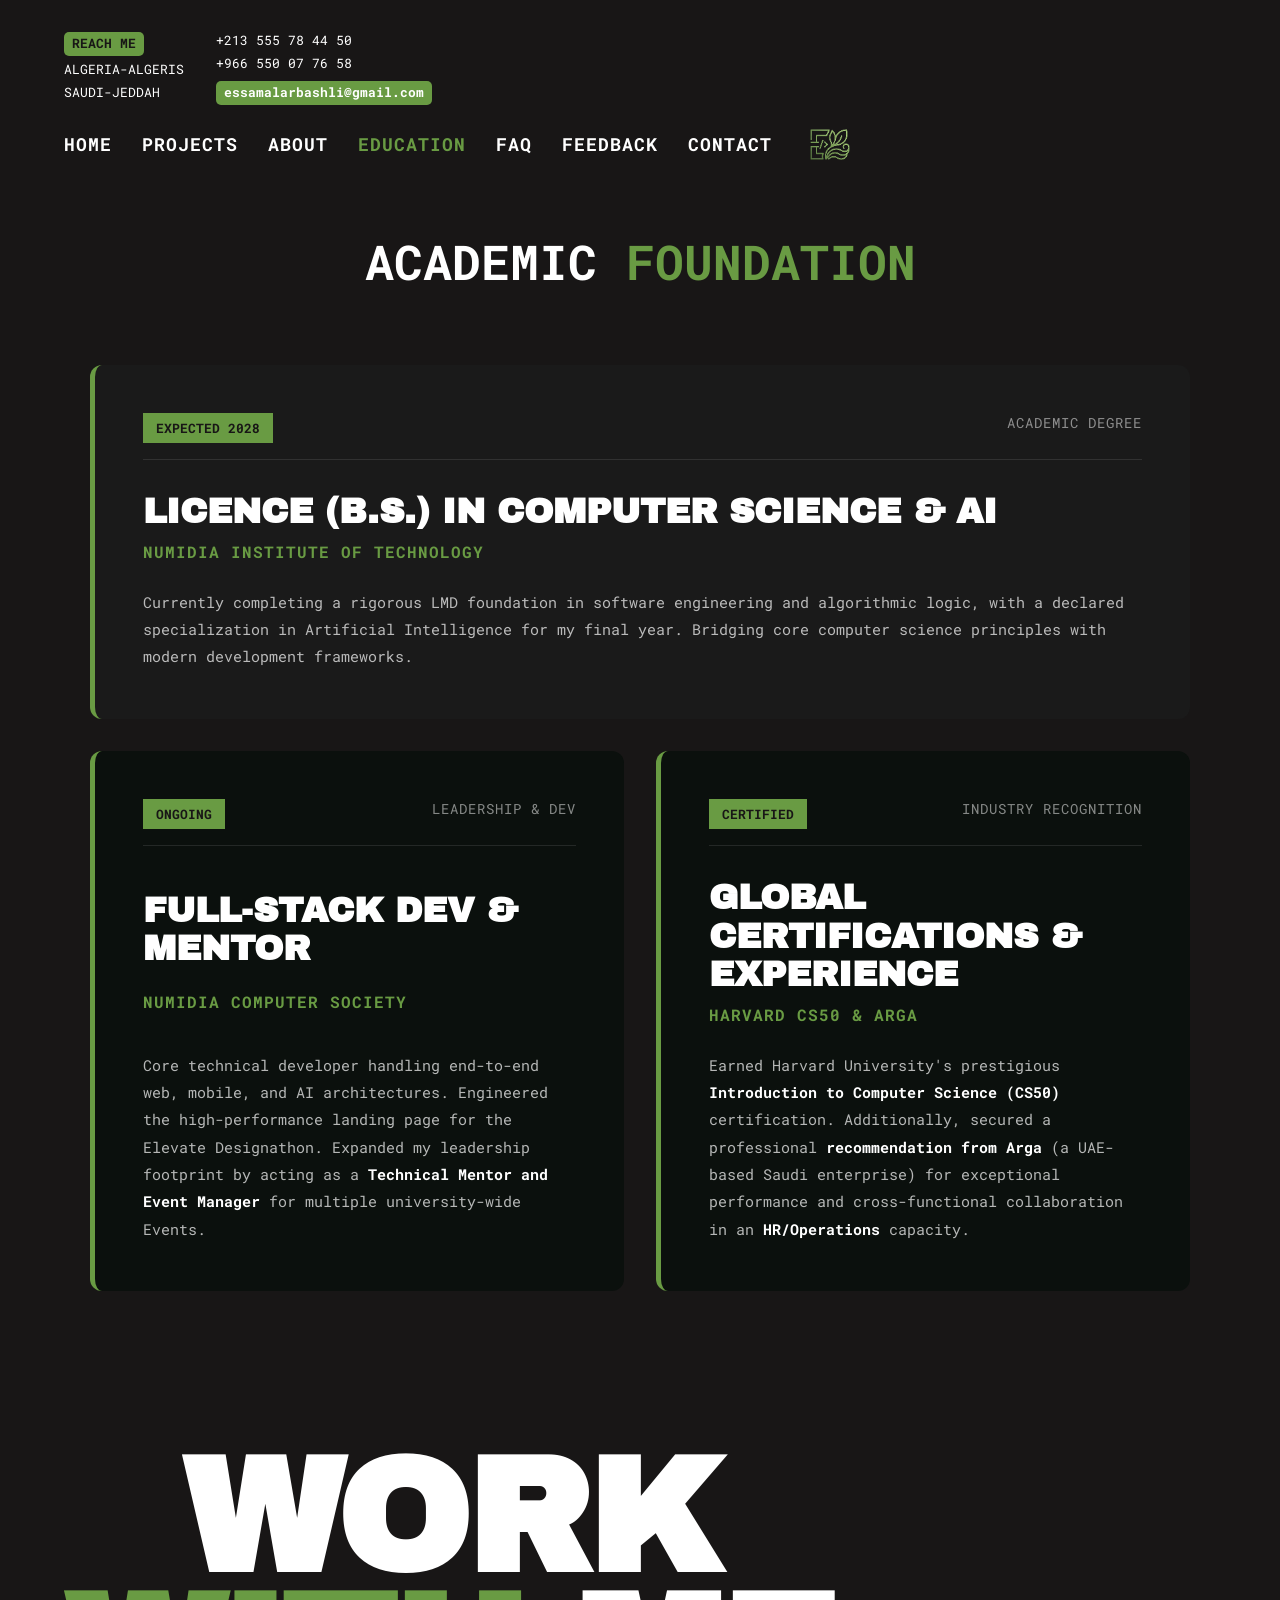
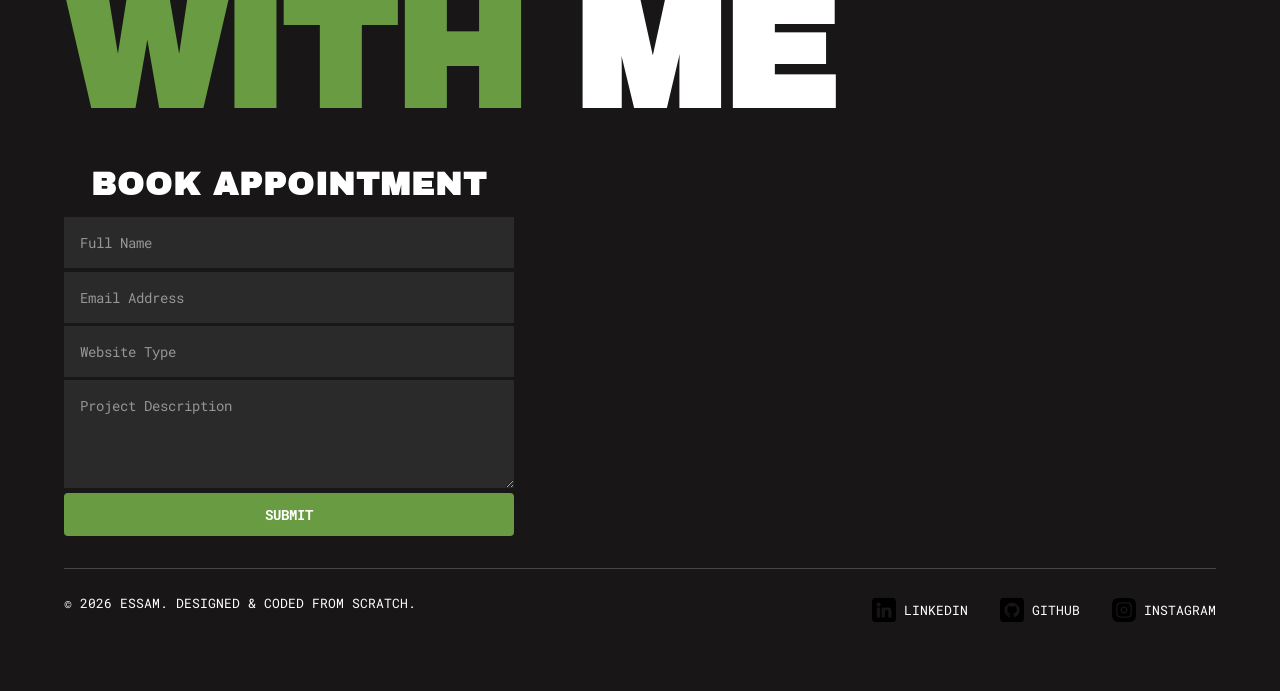
<file: education.html>
<!doctype html>
<html lang="en">

<head>
    <meta charset="UTF-8" />
    <meta name="viewport" content="width=device-width, initial-scale=1.0" />
    <title>Essam | Education</title>

    <link rel="preconnect" href="https://fonts.googleapis.com" />
    <link rel="preconnect" href="https://fonts.gstatic.com" crossorigin />
    <link href="https://fonts.googleapis.com/css2?family=Archivo+Black&family=Roboto+Mono:wght@400;700&display=swap"
        rel="stylesheet" />

    <link rel="stylesheet" href="css/global.css" />
    <link rel="stylesheet" href="css/nav.css" />
    <link rel="stylesheet" href="css/footer.css" />
    <link rel="stylesheet" href="css/education.css" />
</head>

<body>
    <header class="main-top-bar">
        
        <button class="hamburger-menu" aria-label="Toggle navigation">
            <span class="bar"></span>
            <span class="bar"></span>
            <span class="bar"></span>
        </button>

        <address class="header-contact">
            <div class="contact-col-left">
                <a href="contact.html" class="highlight-box" style="text-decoration: none;">REACH ME</a>
                <span class="location-text">ALGERIA-ALGERIS</span>
                <span class="location-text">SAUDI-JEDDAH</span>
            </div>
            <div class="contact-col-right">
                <span class="phone-text">+213 555 78 44 50</span>
                <span class="phone-text">+966 550 07 76 58</span>
                <a href="mailto:essamalarbashli@gmail.com" class="email-link highlight-box">
                    essamalarbashli@gmail.com
                </a>
            </div>
        </address>

        <nav class="top-right-nav">
            <a href="index.html">HOME</a>
            <a href="projects.html">PROJECTS</a>
            <a href="about.html">ABOUT</a>
            <a href="education.html" class="active">EDUCATION</a>
            <a href="faq.html">FAQ</a>
            <a href="feedback.html">FEEDBACK</a>
            <a href="contact.html">CONTACT</a>
            <img src="images/Logo.png" alt="Essam's Logo" class="nav-logo" width="40" />
        </nav>

    </header>

    <h1 class="Phrase-hero page-title">
        ACADEMIC <span style="color:var(--accent-green)">FOUNDATION</span>
    </h1>

    <main class="education-bento">

        <div class="milestone-card feature-card">
            <div class="milestone-header">
                <span class="milestone-badge">EXPECTED 2028</span>
                <span class="milestone-category">ACADEMIC DEGREE</span>
            </div>
            <h2>LICENCE (B.S.) IN COMPUTER SCIENCE & AI</h2>
            <h3 class="institution">NUMIDIA INSTITUTE OF TECHNOLOGY</h3>
            <p>
                Currently completing a rigorous LMD foundation in software engineering and algorithmic logic, with a
                declared specialization in Artificial Intelligence for my final year. Bridging core computer science
                principles with modern development frameworks.
            </p>
        </div>

        <div class="milestone-card">
            <div class="milestone-header">
                <span class="milestone-badge">ONGOING</span>
                <span class="milestone-category">LEADERSHIP & DEV</span>
            </div>
            <h2>FULL-STACK DEV & MENTOR</h2>
            <h3 class="institution">NUMIDIA COMPUTER SOCIETY</h3>
            <p>
                Core technical developer handling end-to-end web, mobile, and AI architectures. Engineered the
                high-performance landing page for the Elevate Designathon. Expanded my leadership footprint by acting as
                a <strong>Technical Mentor and Event Manager</strong> for multiple university-wide Events.
            </p>
        </div>

        <div class="milestone-card">
            <div class="milestone-header">
                <span class="milestone-badge">CERTIFIED</span>
                <span class="milestone-category">INDUSTRY RECOGNITION</span>
            </div>
            <h2>GLOBAL CERTIFICATIONS & EXPERIENCE</h2>
            <h3 class="institution">HARVARD CS50 & ARGA</h3>
            <p>
                Earned Harvard University's prestigious <strong>Introduction to Computer Science (CS50)</strong>
                certification. Additionally, secured a professional <strong>recommendation from Arga </strong> (a
                UAE-based Saudi enterprise) for exceptional performance and cross-functional collaboration in an<strong>
                    HR/Operations</strong> capacity.
            </p>
        </div>

    </main>

    <footer class="global-footer">
        <div class="footer-top-row">
            <div class="footer-massive-text">
                <h1>WORK<br /><span style="color: var(--accent-green)">WITH</span> ME</h1>
            </div>

            <div class="footer-form-section">
                <h2 class="book-appointment">BOOK APPOINTMENT</h2>

                <form action="https://formspree.io/f/xgorapbw" method="POST" class="grid-contact-form">

                    <input type="hidden" name="_next" value="https://nightraven20x.github.io/essam-portfolio/success.html">

                    <input type="text" id="name" name="name" placeholder="Full Name" class="dark-input" required />
                    <input type="email" id="email" name="email" placeholder="Email Address" class="dark-input"
                        required />
                    <input type="text" id="subject" name="subject" placeholder="Website Type" class="dark-input"
                        required />
                    <textarea id="Project-Description" name="message" placeholder="Project Description"
                        class="dark-input" rows="4" required></textarea>

                    <button class="btn-primary" type="submit">SUBMIT</button>
                </form>

            </div>
        </div>

        <hr class="footer-divider" />
        <div class="footer-content">
            <p>&copy; 2026 Essam. Designed & Coded from scratch.</p>
            <ul class="social-links">
                <li>
                    <a href="https://www.linkedin.com/in/essam-alarbashly-902b47243?utm_source=share_via&utm_content=profile&utm_medium=member_ios" target="_blank">
                        <img src="images/linkedin.png" alt="LinkedIn" class="footer-image" /> LinkedIn
                    </a>
                </li>
                <li>
                    <a href="https://github.com/NightRaven20x" target="_blank">
                        <img src="images/github.png" alt="GitHub" class="footer-image" /> GitHub
                    </a>
                </li>
                <li>
                    <a href="https://www.instagram.com/night.anglee/" target="_blank">
                        <img src="images/instagram.png" alt="Instagram" class="footer-image" /> Instagram
                    </a>
                </li>
            </ul>
        </div>
    </footer>

    <script>
        const hamburger = document.querySelector(".hamburger-menu");
        const navMenu = document.querySelector(".top-right-nav");

        hamburger.addEventListener("click", () => {
            hamburger.classList.toggle("open");
            navMenu.classList.toggle("open");
        });
    </script>
</body>
</body>

</html>
</file>
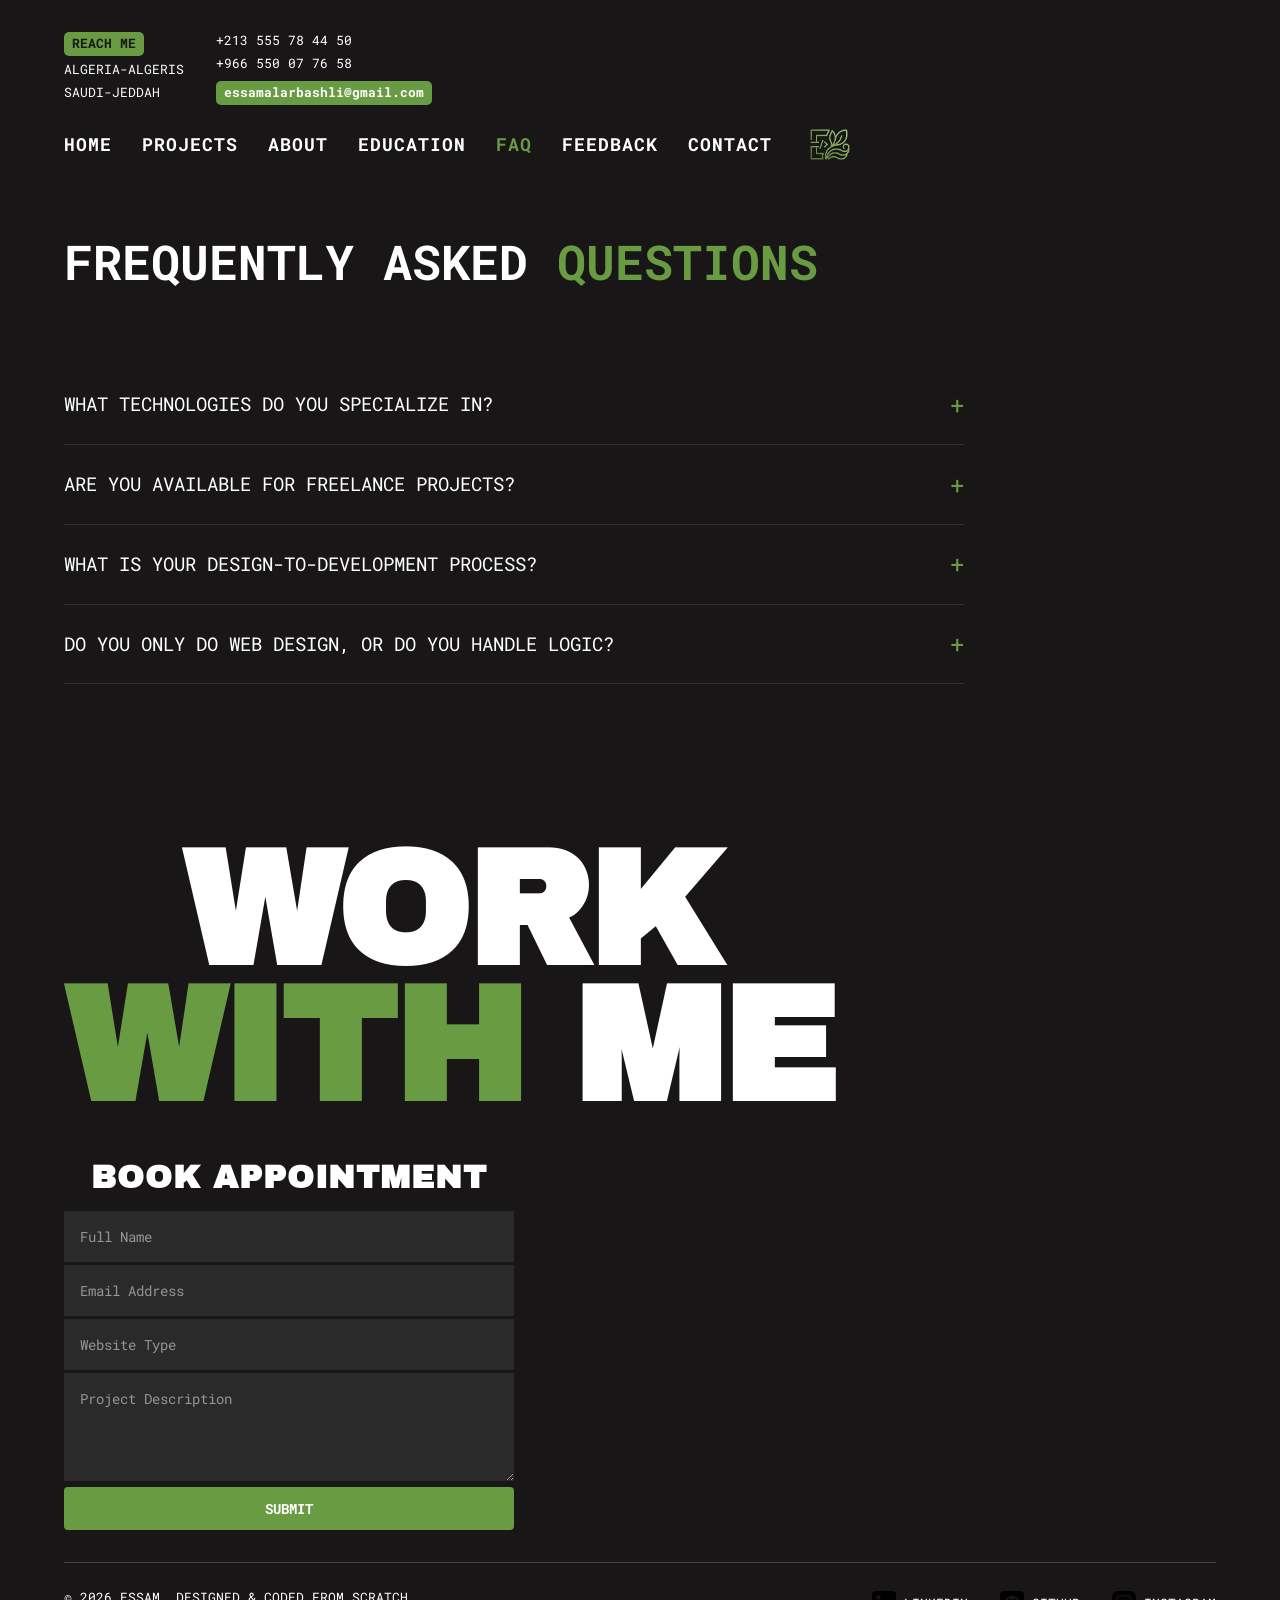
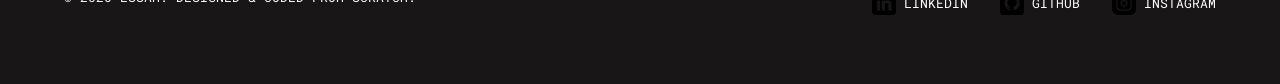
<file: faq.html>
<!doctype html>
<html lang="en">

<head>
    <meta charset="UTF-8" />
    <meta name="viewport" content="width=device-width, initial-scale=1.0" />
    <title>Essam | FAQ</title>

    <link rel="preconnect" href="https://fonts.googleapis.com" />
    <link rel="preconnect" href="https://fonts.gstatic.com" crossorigin />
    <link href="https://fonts.googleapis.com/css2?family=Archivo+Black&family=Roboto+Mono:wght@400;700&display=swap"
        rel="stylesheet" />

    <link rel="stylesheet" href="css/global.css" />
    <link rel="stylesheet" href="css/nav.css" />
    <link rel="stylesheet" href="css/footer.css" />
    <link rel="stylesheet" href="css/faq.css" />
</head>

<body>
    <header class="main-top-bar">

        
        <button class="hamburger-menu" aria-label="Toggle navigation">
            <span class="bar"></span>
            <span class="bar"></span>
            <span class="bar"></span>
        </button>
        <address class="header-contact">
            <div class="contact-col-left">
                <a href="contact.html" class="highlight-box" style="text-decoration: none;">REACH ME</a>
                <span class="location-text">ALGERIA-ALGERIS</span>
                <span class="location-text">SAUDI-JEDDAH</span>
            </div>
            <div class="contact-col-right">
                <span class="phone-text">+213 555 78 44 50</span>
                <span class="phone-text">+966 550 07 76 58</span>
                <a href="mailto:essamalarbashli@gmail.com" class="email-link highlight-box">
                    essamalarbashli@gmail.com
                </a>
            </div>
        </address>

        <nav class="top-right-nav">
            <a href="index.html">HOME</a>
            <a href="projects.html">PROJECTS</a>
            <a href="about.html">ABOUT</a>
            <a href="education.html">EDUCATION</a>
            <a href="faq.html" class="active">FAQ</a>
            <a href="feedback.html">FEEDBACK</a>
            <a href="contact.html">CONTACT</a>
            <img src="images/Logo.png" alt="Essam's Logo" class="nav-logo" width="40" />
        </nav>

    </header>

    <h1 class="Phrase-hero" style="padding-bottom: 2rem; font-size: 3rem; text-align: left;">
        FREQUENTLY ASKED <span style="color:var(--accent-green)">QUESTIONS</span>
    </h1>

    <main class="faq-container">

        <details class="faq-item" name="faq">
            <summary class="faq-question">What technologies do you specialize in?</summary>
            <div class="faq-answer">
                <p>I am an AI engineering student and Front-End Web Engineer. My core stack includes <strong>React,
                        Next.js, TypeScript, JavaScript, and HTML5/CSS3</strong> for the frontend. For backend and
                    lower-level logic, I frequently develop in <strong>Python and C</strong>. I am also highly
                    experienced with design tools like Figma and modern styling engines like Tailwind CSS v4.</p>
            </div>
        </details>

        <details class="faq-item" name="faq">
            <summary class="faq-question">Are you available for freelance projects?</summary>
            <div class="faq-answer">
                <p>Yes. I am currently taking on select web engineering and brand identity projects. If you need a
                    high-performance website, an interactive digital experience, or a scalable UI architecture, please
                    use the "Book Appointment" form below to reach out with your project details.</p>
            </div>
        </details>

        <details class="faq-item" name="faq">
            <summary class="faq-question">What is your design-to-development process?</summary>
            <div class="faq-answer">
                <p>Everything starts with a strategic wireframe and a pixel-perfect mockup in Figma to establish the
                    brand aesthetic. Once the layout is approved, I transition to code, building a component-driven
                    architecture using React or Next.js. I prioritize mobile responsiveness, W3C accessibility
                    standards, and clean, modular CSS from day one.</p>
            </div>
        </details>

        <details class="faq-item" name="faq">
            <summary class="faq-question">Do you only do web design, or do you handle logic?</summary>
            <div class="faq-answer">
                <p>I handle deep technical logic. Beyond front-end layouts, I have built machine learning pipelines
                    using Python, Flask, and scikit-learn (such as the Mind-Journey project), and programmed complex,
                    low-level algorithms like hospital triage simulations in C. I bridge the gap between creative design
                    and heavy technical execution.</p>
            </div>
        </details>

    </main>

    <footer class="global-footer">
        <div class="footer-top-row">
            <div class="footer-massive-text">
                <h1>WORK<br /><span style="color: var(--accent-green)">WITH</span> ME</h1>
            </div>

            <div class="footer-form-section">
                <h2 class="book-appointment">BOOK APPOINTMENT</h2>

                <form action="https://formspree.io/f/xgorapbw" method="POST" class="grid-contact-form">

                    <input type="hidden" name="_next" value="https://nightraven20x.github.io/essam-portfolio/success.html">

                    <input type="text" id="name" name="name" placeholder="Full Name" class="dark-input" required />
                    <input type="email" id="email" name="email" placeholder="Email Address" class="dark-input"
                        required />
                    <input type="text" id="subject" name="subject" placeholder="Website Type" class="dark-input"
                        required />
                    <textarea id="Project-Description" name="message" placeholder="Project Description"
                        class="dark-input" rows="4" required></textarea>

                    <button class="btn-primary" type="submit">SUBMIT</button>
                </form>

            </div>
        </div>

        <hr class="footer-divider" />
        <div class="footer-content">
            <p>&copy; 2026 Essam. Designed & Coded from scratch.</p>
            <ul class="social-links">
                <li>
                    <a href="https://www.linkedin.com/in/essam-alarbashly-902b47243?utm_source=share_via&utm_content=profile&utm_medium=member_ios" target="_blank">
                        <img src="images/linkedin.png" alt="LinkedIn" class="footer-image" /> LinkedIn
                    </a>
                </li>
                <li>
                    <a href="https://github.com/NightRaven20x" target="_blank">
                        <img src="images/github.png" alt="GitHub" class="footer-image" /> GitHub
                    </a>
                </li>
                <li>
                    <a href="https://www.instagram.com/night.anglee/" target="_blank">
                        <img src="images/instagram.png" alt="Instagram" class="footer-image" /> Instagram
                    </a>
                </li>
            </ul>
        </div>
    </footer>

    <script>
        const hamburger = document.querySelector(".hamburger-menu");
        const navMenu = document.querySelector(".top-right-nav");

        hamburger.addEventListener("click", () => {
            hamburger.classList.toggle("open");
            navMenu.classList.toggle("open");
        });
    </script>
</body>
</body>

</html>
</file>
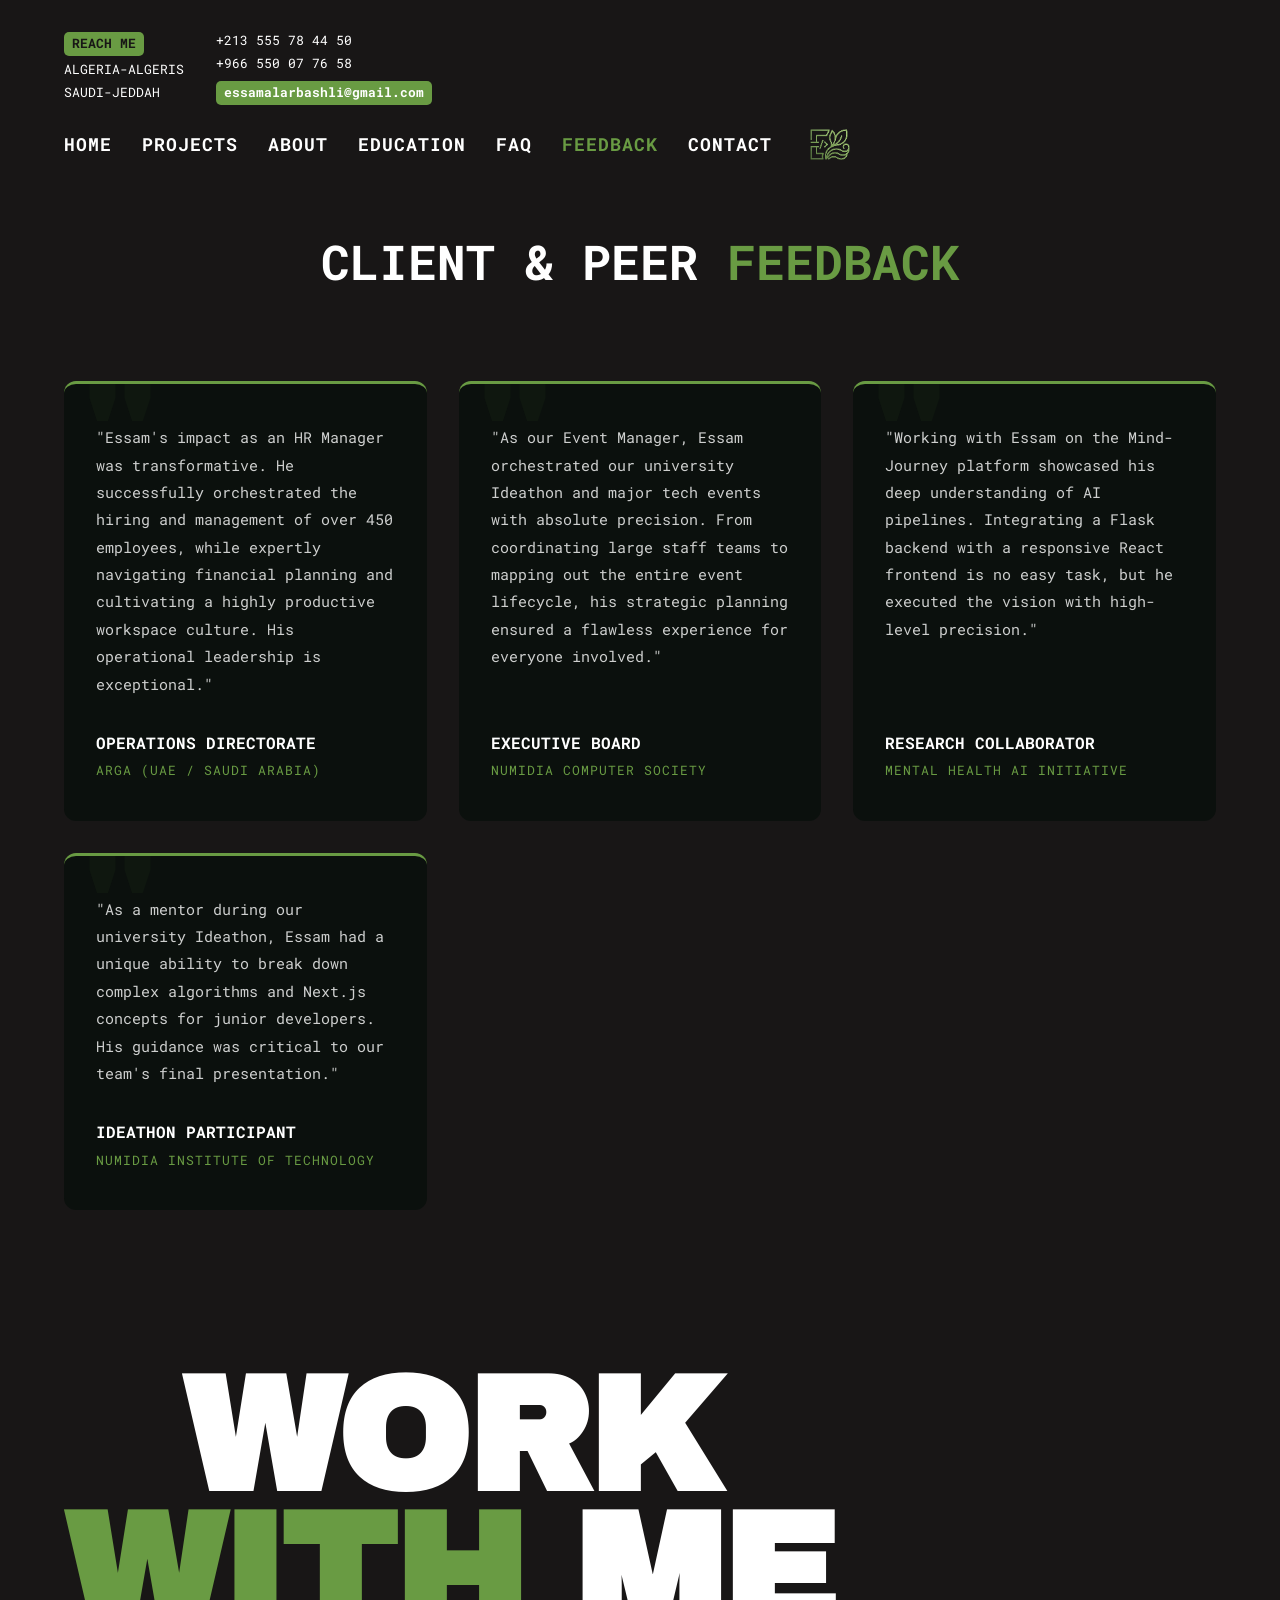
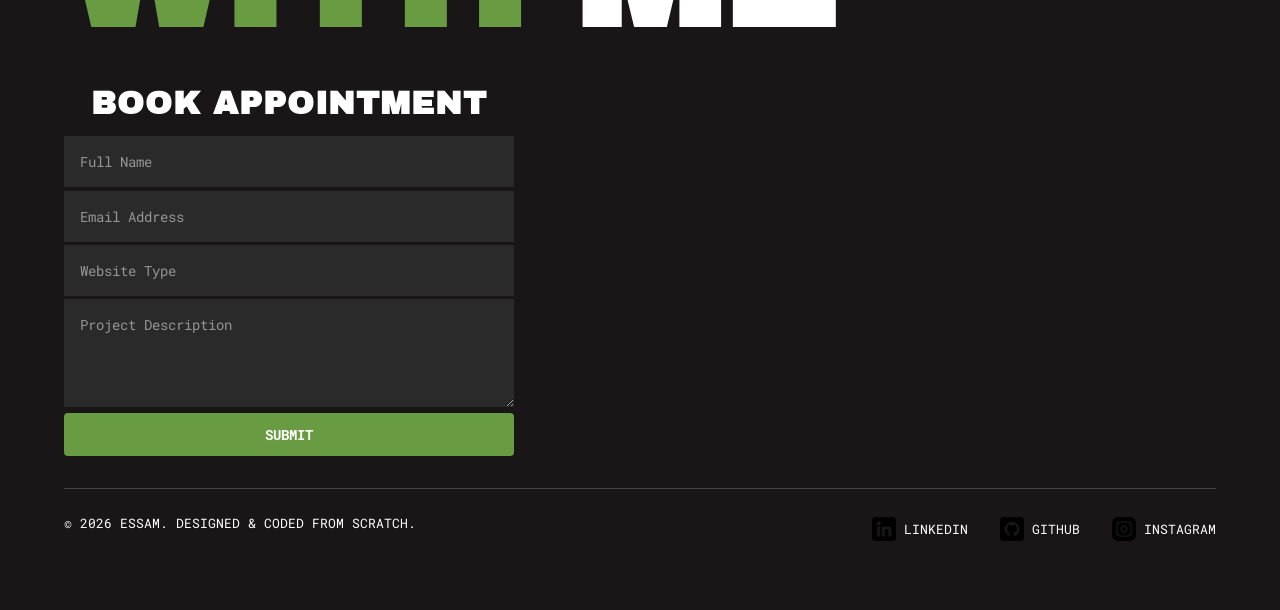
<file: feedback.html>
<!doctype html>
<html lang="en">

<head>
    <meta charset="UTF-8" />
    <meta name="viewport" content="width=device-width, initial-scale=1.0" />
    <title>Essam | Feedback</title>

    <link rel="preconnect" href="https://fonts.googleapis.com" />
    <link rel="preconnect" href="https://fonts.gstatic.com" crossorigin />
    <link href="https://fonts.googleapis.com/css2?family=Archivo+Black&family=Roboto+Mono:wght@400;700&display=swap"
        rel="stylesheet" />

    <link rel="stylesheet" href="css/global.css" />
    <link rel="stylesheet" href="css/nav.css" />
    <link rel="stylesheet" href="css/footer.css" />
</head>

<body>
    <header class="main-top-bar">

        <button class="hamburger-menu" aria-label="Toggle navigation">
            <span class="bar"></span>
            <span class="bar"></span>
            <span class="bar"></span>
        </button>
        <address class="header-contact">
            <div class="contact-col-left">
                <a href="contact.html" class="highlight-box" style="text-decoration: none;">REACH ME</a>
                <span class="location-text">ALGERIA-ALGERIS</span>
                <span class="location-text">SAUDI-JEDDAH</span>
            </div>
            <div class="contact-col-right">
                <span class="phone-text">+213 555 78 44 50</span>
                <span class="phone-text">+966 550 07 76 58</span>
                <a href="mailto:essamalarbashli@gmail.com" class="email-link highlight-box">
                    essamalarbashli@gmail.com
                </a>
            </div>
        </address>

        <nav class="top-right-nav">
            <a href="index.html">HOME</a>
            <a href="projects.html">PROJECTS</a>
            <a href="about.html">ABOUT</a>
            <a href="education.html">EDUCATION</a>
            <a href="faq.html">FAQ</a>
            <a href="feedback.html" class="active">FEEDBACK</a>
            <a href="contact.html">CONTACT</a>
            <img src="images/Logo.png" alt="Essam's Logo" class="nav-logo" width="40" />
        </nav>
    </header>

    <h1 class="Phrase-hero page-title"
        style="padding-bottom: 2rem; font-size: 3rem; text-align: center; margin-bottom: 3rem;">
        CLIENT & PEER <span style="color:var(--accent-green)">FEEDBACK</span>
    </h1>

    <main class="feedback-section" style="max-width: 1200px; margin: 0 auto 8rem auto;">
        <div class="feedback-grid">

            <div class="feedback-card">
                <p class="feedback-quote">
                    "Essam's impact as an HR Manager was transformative. He successfully orchestrated the hiring and
                    management of over 450 employees, while expertly navigating financial planning and cultivating a
                    highly productive workspace culture. His operational leadership is exceptional."
                </p>
                <div class="feedback-author">
                    <span class="author-name">Operations Directorate</span>
                    <span class="author-title">ARGA (UAE / SAUDI ARABIA)</span>
                </div>
            </div>

            <div class="feedback-card">
                <p class="feedback-quote">
                    "As our Event Manager, Essam orchestrated our university Ideathon and major tech events with
                    absolute precision. From coordinating large staff teams to mapping out the entire event lifecycle,
                    his strategic planning ensured a flawless experience for everyone involved."
                </p>
                <div class="feedback-author">
                    <span class="author-name">Executive Board</span>
                    <span class="author-title">NUMIDIA COMPUTER SOCIETY</span>
                </div>
            </div>

            <div class="feedback-card">
                <p class="feedback-quote">
                    "Working with Essam on the Mind-Journey platform showcased his deep understanding of AI pipelines.
                    Integrating a Flask backend with a responsive React frontend is no easy task, but he executed the
                    vision with high-level precision."
                </p>
                <div class="feedback-author">
                    <span class="author-name">Research Collaborator</span>
                    <span class="author-title">MENTAL HEALTH AI INITIATIVE</span>
                </div>
            </div>

            <div class="feedback-card">
                <p class="feedback-quote">
                    "As a mentor during our university Ideathon, Essam had a unique ability to break down complex
                    algorithms and Next.js concepts for junior developers. His guidance was critical to our team's final
                    presentation."
                </p>
                <div class="feedback-author">
                    <span class="author-name">Ideathon Participant</span>
                    <span class="author-title">NUMIDIA INSTITUTE OF TECHNOLOGY</span>
                </div>
            </div>

        </div>
    </main>

    <footer class="global-footer">
        <div class="footer-top-row">
            <div class="footer-massive-text">
                <h1>WORK<br /><span style="color: var(--accent-green)">WITH</span> ME</h1>
            </div>

            <div class="footer-form-section">
                <h2 class="book-appointment">BOOK APPOINTMENT</h2>

                <form action="https://formspree.io/f/xgorapbw" method="POST" class="grid-contact-form">

                    <input type="hidden" name="_next" value="https://nightraven20x.github.io/essam-portfolio/success.html">

                    <input type="text" id="name" name="name" placeholder="Full Name" class="dark-input" required />
                    <input type="email" id="email" name="email" placeholder="Email Address" class="dark-input"
                        required />
                    <input type="text" id="subject" name="subject" placeholder="Website Type" class="dark-input"
                        required />
                    <textarea id="Project-Description" name="message" placeholder="Project Description"
                        class="dark-input" rows="4" required></textarea>

                    <button class="btn-primary" type="submit">SUBMIT</button>
                </form>

            </div>
        </div>

        <hr class="footer-divider" />
        <div class="footer-content">
            <p>&copy; 2026 Essam. Designed & Coded from scratch.</p>
            <ul class="social-links">
                <li>
                    <a href="https://www.linkedin.com/in/essam-alarbashly-902b47243?utm_source=share_via&utm_content=profile&utm_medium=member_ios" target="_blank">
                        <img src="images/linkedin.png" alt="LinkedIn" class="footer-image" /> LinkedIn
                    </a>
                </li>
                <li>
                    <a href="https://github.com/NightRaven20x" target="_blank">
                        <img src="images/github.png" alt="GitHub" class="footer-image" /> GitHub
                    </a>
                </li>
                <li>
                    <a href="https://www.instagram.com/night.anglee/" target="_blank">
                        <img src="images/instagram.png" alt="Instagram" class="footer-image" /> Instagram
                    </a>
                </li>
            </ul>
        </div>
    </footer>

    <script>
        const hamburger = document.querySelector(".hamburger-menu");
        const navMenu = document.querySelector(".top-right-nav");

        hamburger.addEventListener("click", () => {
            hamburger.classList.toggle("open");
            navMenu.classList.toggle("open");
        });
    </script>
</body>
</body>

</html>
</file>
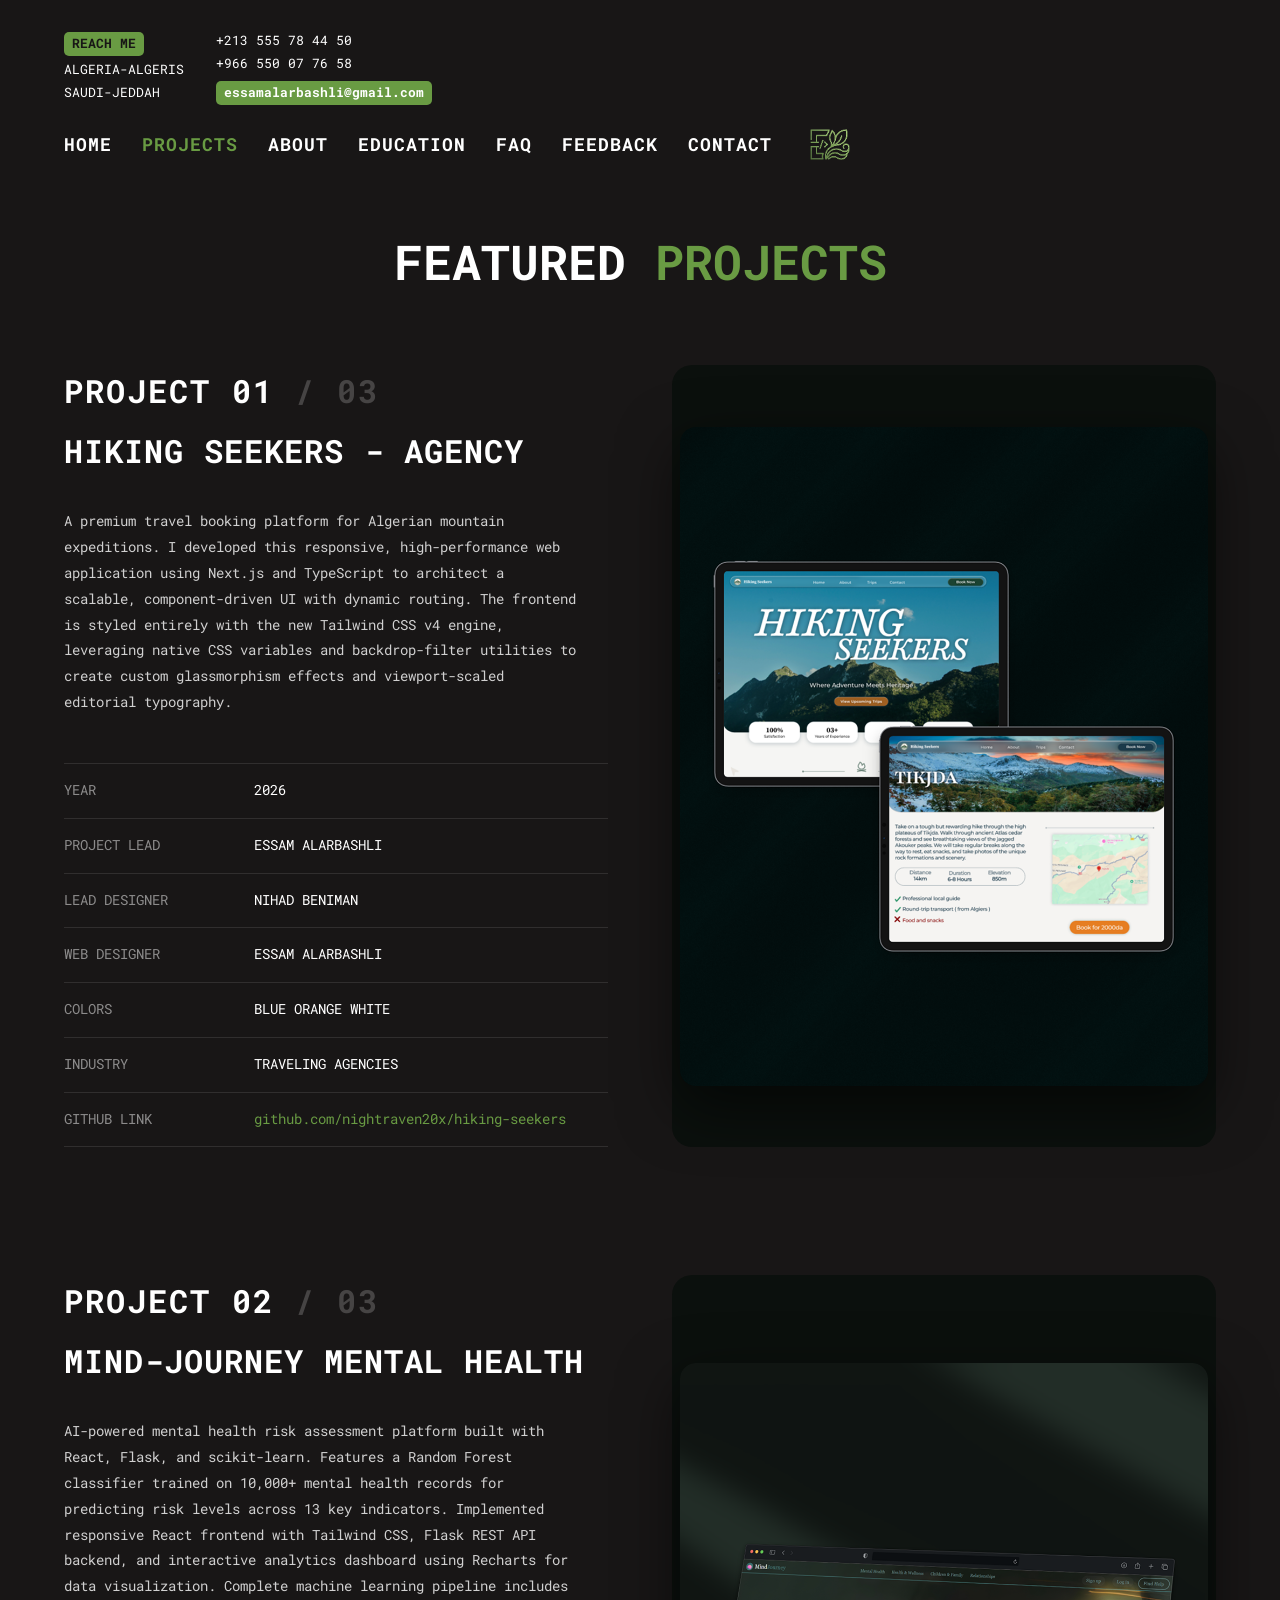
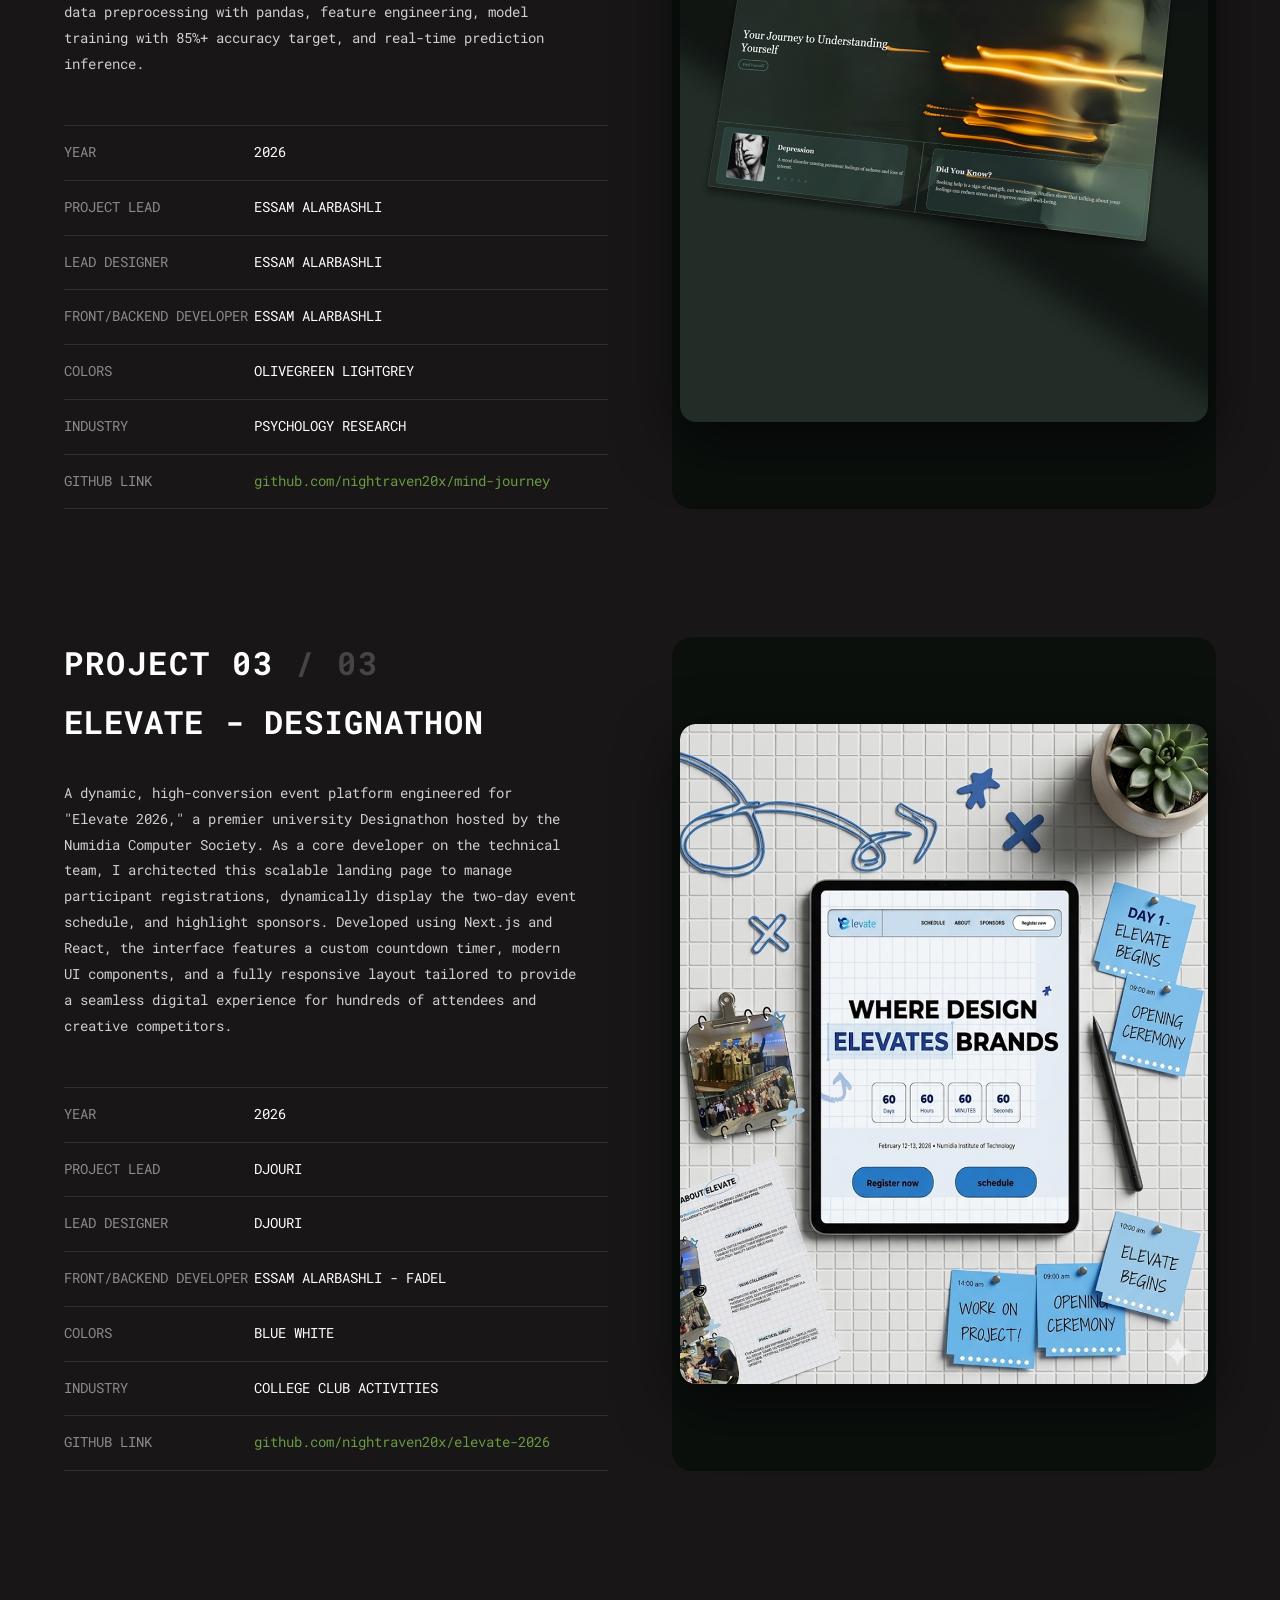
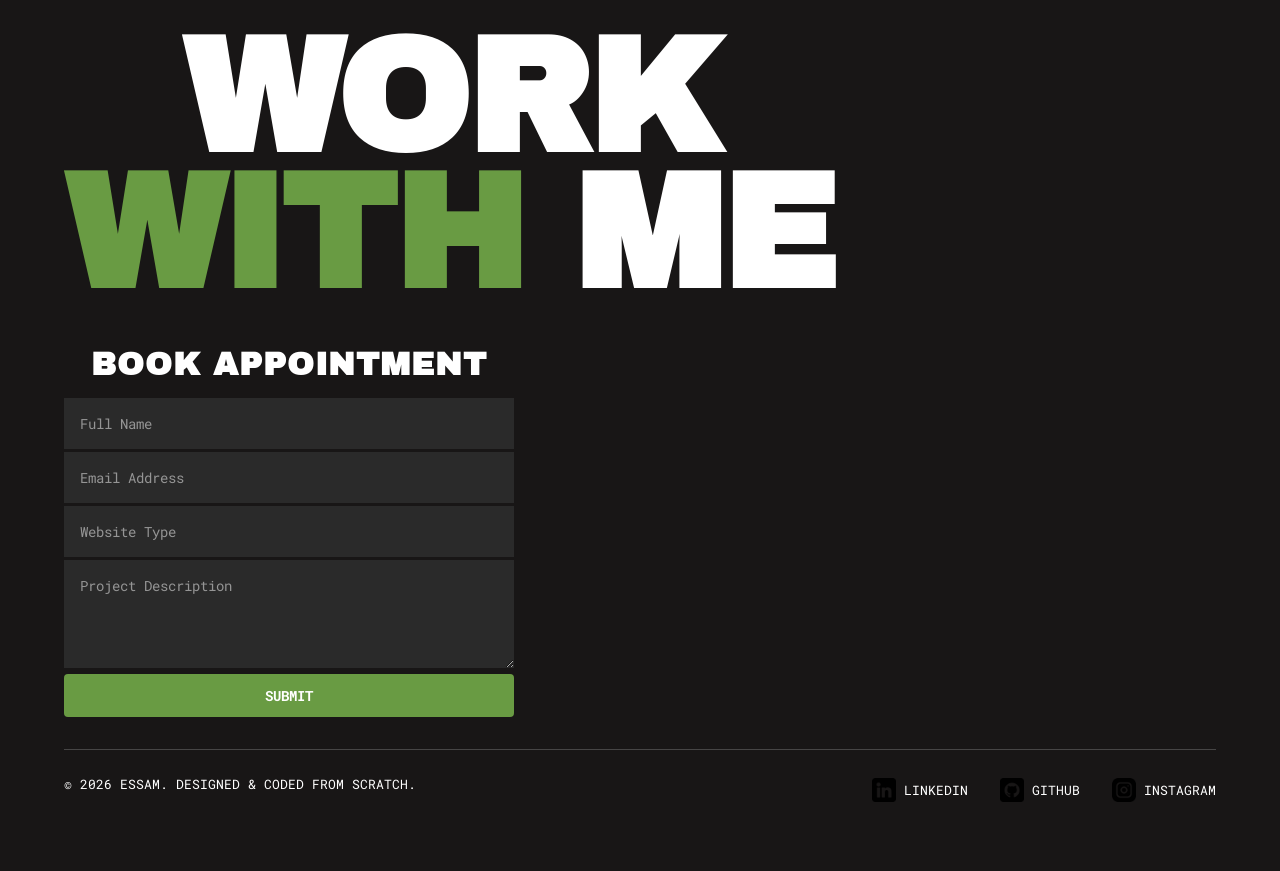
<file: projects.html>
<!doctype html>
<html lang="en">

<head>
    <meta charset="UTF-8" />
    <meta name="viewport" content="width=device-width, initial-scale=1.0" />
    <title>Essam | Portfolio</title>

    <link rel="preconnect" href="https://fonts.googleapis.com" />
    <link rel="preconnect" href="https://fonts.gstatic.com" crossorigin />
    <link href="https://fonts.googleapis.com/css2?family=Archivo+Black&family=Roboto+Mono:wght@400;700&display=swap"
        rel="stylesheet" />

    <link rel="stylesheet" href="css/global.css" />
    <link rel="stylesheet" href="css/nav.css" />
    <link rel="stylesheet" href="css/footer.css" />
    <link rel="stylesheet" href="css/index.css" />
</head>

<body>
    <header class="main-top-bar">
        <button class="hamburger-menu" aria-label="Toggle navigation">
            <span class="bar"></span>
            <span class="bar"></span>
            <span class="bar"></span>
        </button>
        <address class="header-contact">
            <div class="contact-col-left">
                <a href="contact.html" class="highlight-box" style="text-decoration: none;">REACH ME</a>
                <span class="location-text">ALGERIA-ALGERIS</span>
                <span class="location-text">SAUDI-JEDDAH</span>
            </div>
            <div class="contact-col-right">
                <span class="phone-text">+213 555 78 44 50</span>
                <span class="phone-text">+966 550 07 76 58</span>
                <a href="mailto:essamalarbashli@gmail.com" class="email-link highlight-box">
                    essamalarbashli@gmail.com
                </a>
            </div>
        </address>

        <nav class="top-right-nav">
            <a href="index.html">HOME</a>
            <a href="projects.html" class="active">PROJECTS</a>
            <a href="about.html">ABOUT</a>
            <a href="education.html">EDUCATION</a>
            <a href="faq.html">FAQ</a>
            <a href="feedback.html">FEEDBACK</a>
            <a href="contact.html">CONTACT</a>
            <img src="images/Logo.png" alt="Essam's Logo" class="nav-logo" width="40" />
        </nav>
    </header>

    <h1 class="Phrase-hero" style="padding-bottom: 2rem; font-size: 3rem;">
        FEATURED <span style="color:#699b43">Projects</span>
    </h1>

    <section class="project-showcase">
        <div class="project-card">
            <div class="project-details">
                <h3 class="project-number">
                    PROJECT 01 <span class="dimmed">/ 03</span>
                </h3>
                <h2 class="project-title">HIKING SEEKERS - AGENCY</h2>

                <p class="project-description">
                    A premium travel booking platform for Algerian mountain expeditions.
                    I developed this responsive, high-performance web application using
                    Next.js and TypeScript to architect a scalable, component-driven UI
                    with dynamic routing. The frontend is styled entirely with the new
                    Tailwind CSS v4 engine, leveraging native CSS variables and
                    backdrop-filter utilities to create custom glassmorphism effects and
                    viewport-scaled editorial typography.
                </p>

                <ul class="project-meta">
                    <li>
                        <span class="meta-key">Year</span>
                        <span class="meta-value">2026</span>
                    </li>
                    <li>
                        <span class="meta-key">Project Lead</span>
                        <span class="meta-value">Essam AlArbashli</span>
                    </li>
                    <li>
                        <span class="meta-key">Lead Designer</span>
                        <span class="meta-value">Nihad Beniman</span>
                    </li>
                    <li>
                        <span class="meta-key">Web Designer</span>
                        <span class="meta-value">Essam Alarbashli</span>
                    </li>
                    <li>
                        <span class="meta-key">Colors</span>
                        <span class="meta-value">Blue Orange White</span>
                    </li>
                    <li>
                        <span class="meta-key">Industry</span>
                        <span class="meta-value">Traveling Agencies</span>
                    </li>
                    <li>
                        <span class="meta-key">GitHub Link</span>
                        <a href="https://github.com/NightRaven20x/Hiking-Seekers" target="_blank"
                            class="meta-value meta-link">
                            github.com/NightRaven20x/Hiking-Seekers
                        </a>
                    </li>
                </ul>
            </div>
            <div class="project-visual">
                <img src="images/hiking-mockup.png" alt="Hiking Seekers App Mockup" />
            </div>
        </div>

        <div class="project-card">
            <div class="project-details">
                <h3 class="project-number">
                    PROJECT 02 <span class="dimmed">/ 03</span>
                </h3>
                <h2 class="project-title">MIND-JOURNEY MENTAL HEALTH</h2>

                <p class="project-description">
                    AI-powered mental health risk assessment platform built with React,
                    Flask, and scikit-learn. Features a Random Forest classifier trained
                    on 10,000+ mental health records for predicting risk levels across
                    13 key indicators. Implemented responsive React frontend with
                    Tailwind CSS, Flask REST API backend, and interactive analytics
                    dashboard using Recharts for data visualization. Complete machine
                    learning pipeline includes data preprocessing with pandas, feature
                    engineering, model training with 85%+ accuracy target, and real-time
                    prediction inference.
                </p>

                <ul class="project-meta">
                    <li>
                        <span class="meta-key">Year</span>
                        <span class="meta-value">2026</span>
                    </li>
                    <li>
                        <span class="meta-key">Project Lead</span>
                        <span class="meta-value">Essam Alarbashli</span>
                    </li>
                    <li>
                        <span class="meta-key">Lead Designer</span>
                        <span class="meta-value">Essam Alarbashli</span>
                    </li>
                    <li>
                        <span class="meta-key">Front/Backend Developer</span>
                        <span class="meta-value">Essam Alarbashli</span>
                    </li>
                    <li>
                        <span class="meta-key">Colors</span>
                        <span class="meta-value">OliveGreen LightGrey</span>
                    </li>
                    <li>
                        <span class="meta-key">Industry</span>
                        <span class="meta-value">Psychology Research</span>
                    </li>
                    <li>
                        <span class="meta-key">GitHub Link</span>
                        <a href="https://github.com/NightRaven20x/Mind-Journey" target="_blank"
                            class="meta-value meta-link">
                            github.com/NightRaven20x/Mind-Journey
                        </a>
                    </li>
                </ul>
            </div>
            <div class="project-visual">
                <img src="images/mind-journey-mockup.png" alt="Mind-Journey App Mockup" />
            </div>
        </div>

        <div class="project-card">
            <div class="project-details">
                <h3 class="project-number">
                    PROJECT 03 <span class="dimmed">/ 03</span>
                </h3>
                <h2 class="project-title">ELEVATE - DESIGNATHON</h2>

                <p class="project-description">
                    A dynamic, high-conversion event platform engineered for "Elevate 2026," a premier university
                    Designathon
                    hosted by the Numidia Computer Society. As a core developer on the technical team, I architected
                    this scalable
                    landing page to manage participant registrations, dynamically display the two-day event schedule,
                    and
                    highlight sponsors. Developed using Next.js and React, the interface features a custom countdown
                    timer, modern
                    UI components, and a fully responsive layout tailored to provide a seamless digital experience for
                    hundreds of
                    attendees and creative competitors.
                </p>

                <ul class="project-meta">
                    <li>
                        <span class="meta-key">Year</span>
                        <span class="meta-value">2026</span>
                    </li>
                    <li>
                        <span class="meta-key">Project Lead</span>
                        <span class="meta-value">Djouri</span>
                    </li>
                    <li>
                        <span class="meta-key">Lead Designer</span>
                        <span class="meta-value">Djouri</span>
                    </li>
                    <li>
                        <span class="meta-key">Front/Backend Developer</span>
                        <span class="meta-value">Essam Alarbashli - Fadel</span>
                    </li>
                    <li>
                        <span class="meta-key">Colors</span>
                        <span class="meta-value">Blue White</span>
                    </li>
                    <li>
                        <span class="meta-key">Industry</span>
                        <span class="meta-value">College Club Activities</span>
                    </li>
                    <li>
                        <span class="meta-key">GitHub Link</span>
                        <a href="https://github.com/NightRaven20x/Elevate-2026" target="_blank"
                            class="meta-value meta-link">
                            github.com/NightRaven20x/Elevate-2026
                        </a>
                    </li>
                </ul>
            </div>
            <div class="project-visual">
                <img src="images/elevate-mockup.png" alt="Elevate Designathon App Mockup" />
            </div>
        </div>
    </section>

    <footer class="global-footer">
        <div class="footer-top-row">
            <div class="footer-massive-text">
                <h1>WORK<br /><span style="color: var(--accent-green)">WITH</span> ME</h1>
            </div>

            <div class="footer-form-section">
                <h2 class="book-appointment">BOOK APPOINTMENT</h2>

                <form action="https://formspree.io/f/xgorapbw" method="POST" class="grid-contact-form">

                    <input type="hidden" name="_next" value="https://nightraven20x.github.io/essam-portfolio/success.html">

                    <input type="text" id="name" name="name" placeholder="Full Name" class="dark-input" required />
                    <input type="email" id="email" name="email" placeholder="Email Address" class="dark-input"
                        required />
                    <input type="text" id="subject" name="subject" placeholder="Website Type" class="dark-input"
                        required />
                    <textarea id="Project-Description" name="message" placeholder="Project Description"
                        class="dark-input" rows="4" required></textarea>

                    <button class="btn-primary" type="submit">SUBMIT</button>
                </form>

            </div>
        </div>

        <hr class="footer-divider" />
        <div class="footer-content">
            <p>&copy; 2026 Essam. Designed & Coded from scratch.</p>
            <ul class="social-links">
                <li>
                    <a href="https://www.linkedin.com/in/essam-alarbashly-902b47243?utm_source=share_via&utm_content=profile&utm_medium=member_ios" target="_blank">
                        <img src="images/linkedin.png" alt="LinkedIn" class="footer-image" /> LinkedIn
                    </a>
                </li>
                <li>
                    <a href="https://github.com/NightRaven20x" target="_blank">
                        <img src="images/github.png" alt="GitHub" class="footer-image" /> GitHub
                    </a>
                </li>
                <li>
                    <a href="https://www.instagram.com/night.anglee/" target="_blank">
                        <img src="images/instagram.png" alt="Instagram" class="footer-image" /> Instagram
                    </a>
                </li>
            </ul>
        </div>
    </footer>

    <script>
        const hamburger = document.querySelector(".hamburger-menu");
        const navMenu = document.querySelector(".top-right-nav");

        hamburger.addEventListener("click", () => {
            hamburger.classList.toggle("open");
            navMenu.classList.toggle("open");
        });
    </script>
</body>
</body>

</html>
</file>
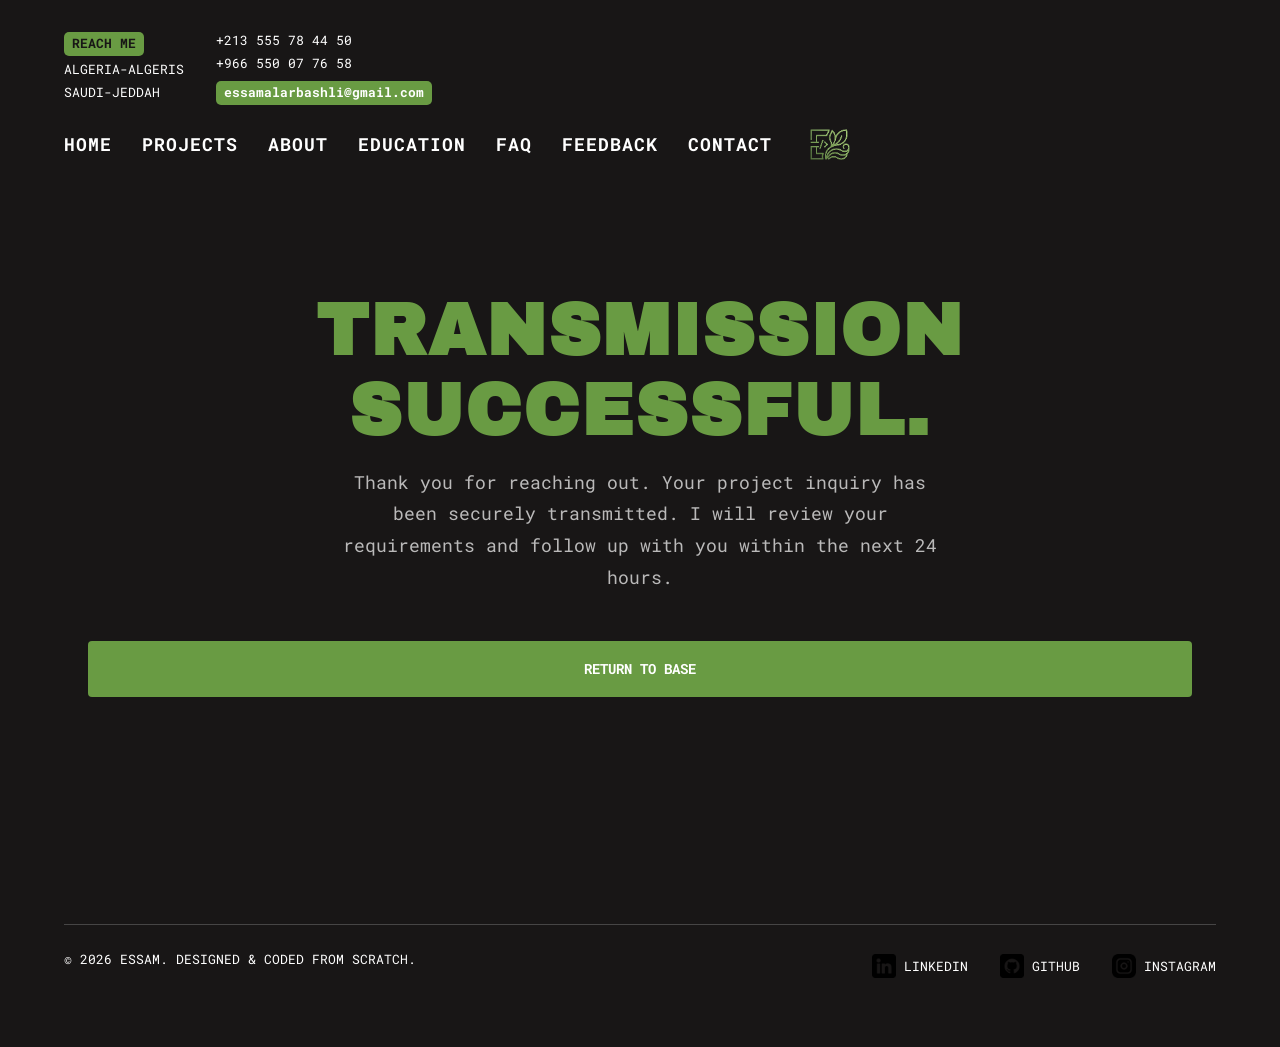
<file: success.html>
<!doctype html>
<html lang="en">

<head>
    <meta charset="UTF-8" />
    <meta name="viewport" content="width=device-width, initial-scale=1.0" />
    <title>Essam | Message Received</title>

    <link rel="preconnect" href="https://fonts.googleapis.com" />
    <link rel="preconnect" href="https://fonts.gstatic.com" crossorigin />
    <link href="https://fonts.googleapis.com/css2?family=Archivo+Black&family=Roboto+Mono:wght@400;700&display=swap"
        rel="stylesheet" />

    <link rel="stylesheet" href="css/global.css" />
    <link rel="stylesheet" href="css/nav.css" />
    <link rel="stylesheet" href="css/footer.css" />
    <link rel="stylesheet" href="css/success.css" />
</head>

<body>
    <header class="main-top-bar">
        <button class="hamburger-menu" aria-label="Toggle navigation">
            <span class="bar"></span>
            <span class="bar"></span>
            <span class="bar"></span>
        </button>
        <address class="header-contact">
            <div class="contact-col-left">
                <a href="contact.html" class="highlight-box" style="text-decoration: none;">REACH ME</a>
                <span class="location-text">ALGERIA-ALGERIS</span>
                <span class="location-text">SAUDI-JEDDAH</span>
            </div>
            <div class="contact-col-right">
                <span class="phone-text">+213 555 78 44 50</span>
                <span class="phone-text">+966 550 07 76 58</span>
                <a href="mailto:essamalarbashli@gmail.com" class="email-link highlight-box">
                    essamalarbashli@gmail.com
                </a>
            </div>
        </address>

        <nav class="top-right-nav">
            <a href="index.html">HOME</a>
            <a href="projects.html">PROJECTS</a>
            <a href="about.html">ABOUT</a>
            <a href="education.html">EDUCATION</a>
            <a href="faq.html">FAQ</a>
            <a href="feedback.html">FEEDBACK</a>
            <a href="contact.html">CONTACT</a>
            <img src="images/Logo.png" alt="Essam's Logo" class="nav-logo" width="40" />
        </nav>

    </header>

    <main class="success-container">
        <h1>TRANSMISSION SUCCESSFUL.</h1>
        <p>Thank you for reaching out. Your project inquiry has been securely transmitted. I will review your
            requirements and follow up with you within the next 24 hours.</p>

        <a href="index.html" class="btn-primary" style="text-decoration: none; padding: 1rem 2.5rem;">
            RETURN TO BASE
        </a>
    </main>

    <footer class="global-footer">
        <hr class="footer-divider" />
        <div class="footer-content">
            <p>&copy; 2026 Essam. Designed & Coded from scratch.</p>
            <ul class="social-links">
                <li>
                    <a href="https://www.linkedin.com/in/essam-alarbashly-902b47243?utm_source=share_via&utm_content=profile&utm_medium=member_ios" target="_blank">
                        <img src="images/linkedin.png" alt="LinkedIn" class="footer-image" /> LinkedIn
                    </a>
                </li>
                <li>
                    <a href="https://github.com/NightRaven20x" target="_blank">
                        <img src="images/github.png" alt="GitHub" class="footer-image" /> GitHub
                    </a>
                </li>
                <li>
                    <a href="https://www.instagram.com/night.anglee/" target="_blank">
                        <img src="images/instagram.png" alt="Instagram" class="footer-image" /> Instagram
                    </a>
                </li>
            </ul>
        </div>
    </footer>

    <script>
        const hamburger = document.querySelector(".hamburger-menu");
        const navMenu = document.querySelector(".top-right-nav");

        hamburger.addEventListener("click", () => {
            hamburger.classList.toggle("open");
            navMenu.classList.toggle("open");
        });
    </script>
</body>
</body>

</html>
</file>
<file: css/global.css>
/* =========================================
   ESSAM PORTFOLIO - GLOBAL FOUNDATION
   ========================================= */

/* --- 1. GLOBAL VARIABLES --- */
:root {
  --bg-color: #181616;
  --text-main: #ffffff;
  --accent-green: #699b43;
  --font-mono: "Roboto Mono", monospace;
  --font-display: "Archivo Black", sans-serif;
}

/* --- 2. BASE STYLES --- */
* {
  box-sizing: border-box;
}

body {
  background-color: var(--bg-color);
  color: var(--text-main);
  font-family: var(--font-mono);
  line-height: 1.6;
  margin: 0;
  padding: 2rem 5%;
  text-transform: uppercase;
}

/* --- GLOBAL INTERACTIVE CURSORS --- */
a, 
button, 
select, 
summary, 
input[type="radio"], 
input[type="submit"], 
.dropdown-select,
.radio-label {
  cursor: crosshair;
}

h1,
h2,
h3,
p {
  margin-top: 0;
}

img {
  max-width: 100%;
  height: auto;
}

/* --- 3. REUSABLE UI COMPONENTS --- */
.highlight-box {
  background-color: var(--accent-green);
  color: var(--bg-color);
  padding: 0.2rem 0.5rem;
  font-weight: bold;
  display: inline-block;
  transition: all 0.3s ease;
  cursor: crosshair;
  border-radius: 5px;
}

.highlight-box:hover {
  background-color: var(--text-main);
  color: var(--bg-color);
}

/* --- 4. FORM COMPONENTS (Reusable) --- */
.dark-input {
  background-color: #2a2a2a;
  border: none;
  padding: 1rem;
  color: var(--text-main);
  font-family: var(--font-mono);
  font-size: 0.9rem;
  outline: none;
  transition: background-color 0.3s ease;
  width: 100%;
  box-sizing: border-box;
  margin-top: 0.2rem;
}

.dark-input:focus {
  background-color: #333333;
}

.dark-input::placeholder {
  color: rgba(255, 255, 255, 0.5);
}

/* --- REUSABLE BUTTON --- */
.btn-primary {
  background-color: var(--accent-green);
  color: #fff;
  border: none;
  padding: 0.75rem 1.5rem;
  font-family: var(--font-mono);
  font-size: 0.9rem;
  cursor: pointer;
  transition: background-color 0.3s ease;
  margin-top: 0rem;
  border-radius: 4px;
  text-transform: uppercase;
  font-weight: bold;
  width: 100%;
  cursor: crosshair;
}

.btn-primary:hover {
  background-color: var(--text-main);
  color: var(--bg-color);
  transform: translateY(-5px);
  box-shadow: 0 15px 30px rgba(0, 0, 0, 0.4); 
  transition: all 0.3s ease;
  
}

/* --- 5. REUSABLE PROJECT CARDS --- */
.project-card {
  display: grid;
  grid-template-columns: 1fr 1fr;
  gap: 4rem;
  align-items: stretch;
  margin-bottom: 8rem;
}

.project-card:last-child {
  margin-bottom: 0;
}

/* Typography & Layout */
.project-number {
  font-family: var(--font-mono);
  font-size: 2rem;
  margin-bottom: 0.5rem;
  letter-spacing: 2px;
}

.project-number .dimmed {
  color: rgba(255, 255, 255, 0.2);
}

.project-title {
  font-family: var(--font-mono);
  font-size: 2rem;
  margin-bottom: 2rem;
  letter-spacing: 1px;
}

.project-description {
  text-transform: none;
  color: rgba(255, 255, 255, 0.8);
  font-size: 0.9rem;
  line-height: 1.8;
  margin-bottom: 3rem;
  max-width: 95%;
}

/* Data Table */
.project-meta {
  list-style: none;
  padding: 0;
  margin: 0;
  border-top: 1px solid rgba(255, 255, 255, 0.1);
}

.project-meta li {
  display: flex;
  padding: 1rem 0;
  border-bottom: 1px solid rgba(255, 255, 255, 0.1);
  font-size: 0.85rem;
}

.meta-key {
  flex: 0 0 35%;
  color: rgba(255, 255, 255, 0.5);
}

.meta-value {
  flex: 1;
  color: var(--text-main);
}

.meta-link {
  text-decoration: none;
  text-transform: lowercase;
  transition: color 0.3s ease;
  word-break: break-all;
  color: var(--accent-green);
}

.meta-link:hover {
  color: var(--accent-green);
}

/* Visual Mockup Container */
.project-visual {
  background-color: #0b100d;
  border-radius: 20px;
  padding: 0.5rem;
  display: flex;
  justify-content: center;
  align-items: center;
}

.project-visual img {
  max-width: 100%;
  height: auto;
  filter: drop-shadow(0 20px 30px rgba(0, 0, 0, 0.6));
}

/* Color Palette Swatches */
.color-palette {
  display: flex;
  gap: 0.6rem;
  align-items: center;
  flex-wrap: wrap;
}

.color-item {
  display: flex;
  align-items: center;
  gap: 0.4rem;
  text-transform: uppercase;
}

.color-swatch {
  display: inline-block;
  width: 14px;
  height: 14px;
  border-radius: 50%;
  border: 1px solid rgba(255, 255, 255, 0.2);
  flex-shrink: 0;
}

/* --- 6. REUSABLE FEEDBACK CARDS --- */
.feedback-section {
  margin-bottom: 8rem;
}

.feedback-header {
  display: flex;
  justify-content: space-between;
  align-items: flex-end;
  margin-bottom: 3rem;
  border-bottom: 1px solid rgba(255, 255, 255, 0.1);
  padding-bottom: 1rem;
  flex-wrap: wrap;
  gap: 1rem;
}

.feedback-header h2 {
  font-family: var(--font-display);
  font-size: 2.5rem;
  margin: 0;
}

.feedback-grid {
  display: grid;
  grid-template-columns: repeat(auto-fit, minmax(320px, 1fr));
  gap: 2rem;
}

.feedback-card {
  background-color: #0b100d;
  padding: 2.5rem 2rem;
  border-radius: 12px;
  border-top: 3px solid var(--accent-green);
  display: flex;
  flex-direction: column;
  justify-content: space-between;
  transition: transform 0.3s ease, box-shadow 0.3s ease;
  position: relative;
  overflow: hidden;
}

.feedback-card:hover {
  transform: translateY(-5px);
  box-shadow: 0 10px 20px rgba(0, 0, 0, 0.3);
}

.feedback-quote {
  font-size: 0.95rem;
  color: rgba(255, 255, 255, 0.8);
  line-height: 1.8;
  margin-bottom: 2rem;
  text-transform: none;
  position: relative;
  z-index: 2;
}

/* The subtle oversized quote mark in the background */
.feedback-card::before {
  content: '"';
  font-family: var(--font-display);
  font-size: 10rem;
  color: rgba(105, 155, 67, 0.05); 
  position: absolute;
  top: -2rem;
  left:1rem;
  z-index: 1;
  line-height: 1;
}

.feedback-author {
  display: flex;
  flex-direction: column;
  z-index: 2;
}

.author-name {
  font-family: var(--font-mono);
  color: var(--text-main);
  font-weight: bold;
  font-size: 1rem;
}

.author-title {
  font-size: 0.8rem;
  color: var(--accent-green);
  margin-top: 0.3rem;
  letter-spacing: 1px;
}

/* Mobile responsiveness for the header */
@media (max-width: 600px) {
  .feedback-header {
    flex-direction: column;
    align-items: flex-start;
  }
  .feedback-header h2 {
    font-size: 1.8rem;
  }
}

/* =========================================
   RESPONSIVE - TABLET (max 900px)
   ========================================= */
@media (max-width: 900px) {
  body {
    padding: 1.5rem 4%;
  }

  .project-card {
    grid-template-columns: 1fr;
    gap: 2rem;
    margin-bottom: 5rem;
  }

  .project-visual {
    order: -1; /* image on top for mobile */
  }

  .project-number,
  .project-title {
    font-size: 1.5rem;
  }
}

/* =========================================
   RESPONSIVE - MOBILE (max 600px)
   ========================================= */
@media (max-width: 600px) {
  body {
    padding: 1rem 4%;
  }

  .project-number,
  .project-title {
    font-size: 1.2rem;
  }

  .project-description {
    font-size: 0.85rem;
    max-width: 100%;
  }

  .project-meta li {
    flex-direction: column;
    gap: 0.2rem;
  }

  .meta-key {
    flex: unset;
    font-size: 0.75rem;
  }
}


/* =========================================
   HAMBURGER MENU & MOBILE NAV
   ========================================= */

/* Hide the hamburger button on desktop screens */
.hamburger-menu {
    display: none; 
    flex-direction: column;
    gap: 6px;
    background: transparent;
    border: none;
    cursor: crosshair;
    z-index: 1000; /* Ensures the button stays on top of the menu when open */
    padding: 0;
}

/* The three lines of the hamburger */
.hamburger-menu .bar {
    width: 30px;
    height: 3px;
    background-color: var(--text-main);
    transition: all 0.3s ease;
    border-radius: 2px;
}

/* =========================================
   CUSTOM SCROLLBAR
   ========================================= */

/* For Chrome, Edge, and Safari */
::-webkit-scrollbar {
  width: 10px; /* Makes the scrollbar slightly thinner and sleeker */
}

/* The background track of the scrollbar */
::-webkit-scrollbar-track {
  background: #0b100d; 
  border-left: 1px solid rgba(255, 255, 255, 0.05);
}

/* The draggable handle (thumb) */
::-webkit-scrollbar-thumb {
  background-color: var(--accent-green);
  border-radius: 10px;
  border: 2px solid #0b100d; /* Creates a clean gap between the green thumb and the track edge */
}

/* Hover state for the thumb */
::-webkit-scrollbar-thumb:hover {
  background-color: var(--text-main);
}

/* =========================================
   RESPONSIVE (Max Width: 900px)
   ========================================= */
@media (max-width: 900px) {
    /* Show the hamburger button */
    .hamburger-menu {
        display: flex; 
    }

    /* Transform the normal nav into a sliding side-panel */
    .top-right-nav {
        position: fixed;
        top: 0;
        right: -100%; /* Hides the menu completely off-screen to the right */
        height: 100vh;
        width: 70%;
        max-width: 330px;
        background-color: #0b100d; /* Premium dark agency background */
        border-left: 2px solid var(--accent-green);
        flex-direction: column;
        justify-content: center;
        align-items: center;
        gap: 2rem;
        transition: right 0.4s cubic-bezier(0.77, 0.2, 0.05, 1); /* Ultra-smooth slide physics */
        z-index: 999;
        box-shadow: -15px 0 40px rgba(0, 0, 0, 0.7);
    }

    /* When the JavaScript adds the "open" class, slide it into view! */
    .top-right-nav.open {
        right: 0; 
    }

    /* --- HAMBURGER TO 'X' ANIMATION --- */
    /* Top line rotates down */
    .hamburger-menu.open .bar:nth-child(1) {
        transform: translateY(9px) rotate(45deg);
        background-color: var(--accent-green);
    }
    /* Middle line fades out */
    .hamburger-menu.open .bar:nth-child(2) {
        opacity: 0;
    }
    /* Bottom line rotates up */
    .hamburger-menu.open .bar:nth-child(3) {
        transform: translateY(-9px) rotate(-45deg);
        background-color: var(--accent-green);
    }
}
</file>
<file: css/nav.css>
/* =========================================
   COMPONENT - GLOBAL NAVIGATION
   ========================================= */

/* --- MAIN TOP BAR LAYOUT --- */
.main-top-bar {
  display: flex;
  justify-content: space-between;
  align-items: flex-start;
  margin-bottom: 4rem;
  flex-wrap: wrap;
  gap: 1.5rem;
}

/* --- HEADER CONTACT WIDGET (TOP LEFT) --- */
.header-contact {
  display: flex;
  gap: 2rem;
  font-size: 0.8rem;
  font-style: normal;
  line-height: 1.4;
  flex-wrap: wrap;
}

.contact-col-left,
.contact-col-right {
  display: flex;
  flex-direction: column;
  align-items: flex-start;
  gap: 0.3rem;
  text-decoration: none;
}

.location-text,
.phone-text {
  color: var(--text-main);
}

.email-link {
  color: var(--text-main);
  text-transform: lowercase;
  text-decoration: none;
  margin-top: 0.2rem;
  transition: all 0.3s ease;
  border-radius: 5px;
}

.email-link:hover {
  background-color: var(--text-main);
  color: var(--bg-color);
}

/* --- RIGHT NAVIGATION MENU --- */
nav.top-right-nav {
  display: flex;
  gap: 30px;
  align-items: center;
  flex-wrap: wrap;
  font-size: 18px;
  font-weight: bold;
}

nav.top-right-nav a {
  color: var(--text-main);
  text-decoration: none;
  letter-spacing: 1px;
  display: inline-block; 
  transition: color 0.3s ease, transform 0.3s ease, text-shadow 0.3s ease;
}

/* Color changes for both hover and the active page */
nav.top-right-nav a:hover,
nav.top-right-nav a.active {
  color: var(--accent-green);
}

/* The slide-up effect applies on hover */
nav.top-right-nav a:hover {
  transform: translateY(-4px); 
  text-shadow: 0 8px 12px rgba(0, 0, 0, 0.5); 
}

.nav-logo {
  margin-left: 0.5rem;
}

/* =========================================
   RESPONSIVE - TABLET (max 900px)
   ========================================= */
@media (max-width: 900px) {
  .main-top-bar {
    margin-bottom: 2.5rem;
    gap: 1.5rem;
  }

  nav.top-right-nav {
    gap: 20px;
    font-size: 15px;
  }
}

/* =========================================
   RESPONSIVE - MOBILE (max 600px)
   ========================================= */
@media (max-width: 600px) {
  .main-top-bar {
    flex-direction: column;
    margin-bottom: 2rem;
    gap: 1.5rem;
  }

  .header-contact {
    gap: 1rem;
    font-size: 0.75rem;
  }

  nav.top-right-nav {
    gap: 14px;
    font-size: 13px;
    width: 100%;
  }

  .nav-logo {
    margin-left: 0;
  }
}
</file>
<file: css/footer.css>
/* =========================================
   COMPONENT - GLOBAL FOOTER
   ========================================= */

.global-footer {
  margin-top: 4rem;
  padding: 2rem 0;
  font-size: 0.8rem;
}

.footer-content {
  display: flex;
  justify-content: space-between;
  align-items: center;
  flex-wrap: wrap;
  gap: 1rem;
}

.social-links {
  list-style: none;
  display: flex;
  gap: 2rem;
  padding: 0;
  margin: 0;
  flex-wrap: wrap;
}

.social-links a {
  color: var(--text-main);
  text-decoration: none;
  display: flex;
  align-items: center;
  gap: 0.5rem;
  transition: color 0.3s ease;
}

.footer-image {
  width: 24px;
  height: auto;
  transition: transform 0.3s ease;
}

.social-links a:hover {
  color: var(--accent-green);
}

.social-links a:hover .footer-image {
  transform: translateY(-3px) scale(1.1);
}

/* --- FOOTER TOP ROW (Split Layout) --- */
.footer-top-row {
  display: flex;
  justify-content: space-between;
  align-items: center;
  margin-bottom: 2rem;
  gap: 3rem;
  flex-wrap: wrap;
}

/* --- LEFT SIDE: MASSIVE TEXT --- */
.footer-massive-text h1 {
  font-family: var(--font-display);
  font-size: 10rem;
  line-height: 0.85;
  letter-spacing: -3px;
  margin: 0;
  text-align: center;
}

.book-appointment {
  font-family: var(--font-display);
  font-size: 2rem;
  line-height: 0.85;
  letter-spacing: 1px;
  margin: 0 0 1rem 0;
  text-align: center;
}

/* --- RIGHT SIDE: FORM SECTION --- */
.footer-form-section {
  flex: 0 0 450px;
  display: flex;
  flex-direction: column;
}

.footer-form-section h2 {
  font-family: var(--font-display);
  font-size: 2rem;
  margin-bottom: 1rem;
  letter-spacing: 1px;
}

.footer-divider {
  border: none;
  border-top: 1px solid rgba(255, 255, 255, 0.2);
  margin: 0 0 1.5rem 0;
}

/* --- SLEEK DARK INPUT STYLING --- */
.mini-contact-form {
  display: flex;
  flex-direction: column;
  gap: 0.2rem;
}

.mini-contact-form input:focus,
.mini-contact-form textarea:focus {
  background-color: #333333;
}

.mini-contact-form input::placeholder,
.mini-contact-form textarea::placeholder {
  color: rgba(255, 255, 255, 0.5);
}

/* =========================================
   RESPONSIVE - TABLET (max 900px)
   ========================================= */
@media (max-width: 900px) {
  .footer-top-row {
    flex-direction: column;
    align-items: center;
    gap: 2rem;
  }

  .footer-massive-text h1 {
    font-size: 6rem;
    letter-spacing: -1px;
  }

  .footer-form-section {
    flex: unset;
    width: 100%;
    max-width: 500px;
  }
}

/* =========================================
   RESPONSIVE - MOBILE (max 600px)
   ========================================= */
@media (max-width: 600px) {
  .footer-massive-text h1 {
    font-size: 4rem;
  }

  .book-appointment {
    font-size: 1.4rem;
  }

  .footer-form-section {
    max-width: 100%;
  }

  .footer-content {
    flex-direction: column;
    align-items: flex-start;
    gap: 1rem;
  }

  .social-links {
    gap: 1.2rem;
  }

  .global-footer {
    margin-top: 2.5rem;
  }
}
</file>
<file: css/index.css>
/* --- HERO WRAPPER (Stacks Top Row and Bottom Phrase) --- */
.hero-wrapper {
  display: flex;
  flex-direction: column;
  gap: 4rem;
  margin-bottom: 5rem;
}

/* --- TOP ROW (Side by Side) --- */
.hero-top-row {
  display: flex;
  align-items: center;
  justify-content: space-between;
  gap: 2rem;
}

/* --- MASSIVE TYPOGRAPHY --- */
.hero-text h1 {
  font-family: var(--font-display);
  font-size: 200px;
  line-height: 145px;
  letter-spacing: -5px;
  margin: 0;
  max-width: 900px;
}

/* --- HERO IMAGE --- */
.hero-image {
  width: 420px;
  max-width: 100%;
  height: auto;
  flex-shrink: 0;
}

/* --- HERO IMAGE WRAPPER (For the Flash Effect) --- */
.hero-image-container {
  position: relative;
  display: inline-block;
  flex-shrink: 0; /* Ensures the layout doesn't break in flexbox */
}

/* --- THE INVISIBLE FLASHBULB --- */
.hero-image-container::after {
  content: '';
  position: absolute;
  
  /* Coordinates to place the flash over the phone camera */
  top: 24.3%;  
  left: 71%; 
  
  width: 10px;
  height: 10px;
  border-radius: 50%;
  background-color: #ffffff;
  
  /* Creates the massive, glowing light spread */
  box-shadow: 0 0 60px 30px rgba(255, 255, 255, 0.95);
  
  opacity: 0; /* Hidden by default */
  pointer-events: none; /* Stops the invisible dot from blocking your mouse */
  z-index: 10;
}

/* --- THE HOVER TRIGGER --- */
.hero-image-container:hover::after {
  animation: camera-flash 0.6s ease-out;
}

/* --- THE FLASH ANIMATION SEQUENCE --- */
@keyframes camera-flash {
  0% { 
    opacity: 0; 
    transform: scale(0.1); 
  }
  15% { 
    opacity: 1; 
    transform: scale(1.5); /* Instantly blasts to full brightness and size */
  }
  100% { 
    opacity: 0; 
    transform: scale(1); /* Slowly fades out like a real bulb cooling down */
  }
}

/* --- HERO PHRASE (BOTTOM) --- */
.Phrase-hero {
  text-align: center;
  width: 100%;
}

.Phrase-hero h2 {
  font-family: var(--font-mono);
  font-size: 18px;
  color: var(--text-main);
  text-transform: uppercase;
  margin-top: -50px;
}

.rubric-intro {
  font-size: 0.9rem;
  color: rgba(255, 255, 255, 0.4);
  max-width: 800px;
  margin: 0 auto;
  text-transform: none;
}

/* =========================================
    PROJECT SHOWCASE SECTION
   ========================================= */
.project-showcase {
  margin-bottom: 8rem;
}

.feedback-header h2 {
  font-family: var(--font-display);
  font-size: 2.5rem;
  margin: 0;
}

/* =========================================
   RESPONSIVE - TABLET (max 900px)
   ========================================= */
@media (max-width: 900px) {
  .hero-wrapper {
    gap: 2.5rem;
    margin-bottom: 3rem;
  }

  .hero-top-row {
    flex-direction: column;
    align-items: center;
    text-align: center;
    gap: 2rem;
  }

  .hero-image {
    width: 280px;
  }

  .hero-text h1 {
    font-size: 100px;
    line-height: 80px;
    letter-spacing: -3px;
    max-width: 100%;
  }

  .Phrase-hero h2 {
    font-size: 15px;
    margin-top: 0;
  }

  .project-showcase {
    margin-bottom: 4rem;
  }
}

/* =========================================
   RESPONSIVE - MOBILE (max 600px)
   ========================================= */
@media (max-width: 600px) {
  .hero-wrapper {
    gap: 2rem;
    margin-bottom: 2rem;
  }

  .hero-image {
    width: 200px;
  }

  .hero-text h1 {
    font-size: 58px;
    line-height: 50px;
    letter-spacing: -2px;
  }

  .Phrase-hero h2 {
    font-size: 11px;
    margin-top: 0;
    line-height: 1.6;
  }

  .rubric-intro {
    font-size: 0.78rem;
  }

  .project-showcase {
    margin-bottom: 2.5rem;
  }
}
</file>
<file: css/blog.css>
/* =========================================
   BLOG PAGE STYLES
   ========================================= */

.blog-container {
    max-width: 900px; /* Keeps line length readable for articles */
    margin: 0 0 8rem 0;
    display: flex;
    flex-direction: column;
    gap: 3rem;
}

.blog-card {
    background-color: #0b100d;
    padding: 3rem;
    border-radius: 12px;
    border-left: 4px solid var(--accent-green);
    transition: transform 0.3s ease, box-shadow 0.3s ease;
}

.blog-card:hover {
    transform: translateY(-5px);
    box-shadow: 0 15px 30px rgba(0, 0, 0, 0.4);
}

.blog-meta {
    display: flex;
    gap: 1.5rem;
    align-items: center;
    margin-bottom: 1.5rem;
    flex-wrap: wrap;
}

.blog-date {
    font-family: var(--font-mono);
    color: rgba(255, 255, 255, 0.5);
    font-size: 0.85rem;
    letter-spacing: 1px;
}

.blog-category {
    font-family: var(--font-mono);
    background-color: #2a2a2a;
    color: var(--accent-green);
    padding: 0.3rem 0.8rem;
    font-size: 0.75rem;
    font-weight: bold;
    border-radius: 4px;
}

.blog-card h2 {
    font-family: var(--font-display);
    font-size: 2rem;
    color: var(--text-main);
    line-height: 1.2;
    margin-bottom: 1rem;
    text-transform: uppercase;
    letter-spacing: 0px;
}

.blog-card p {
    color: rgba(255, 255, 255, 0.7);
    font-size: 1rem;
    line-height: 1.8;
    margin-bottom: 2rem;
    text-transform: none; /* Crucial for readability */
}

.read-more-link {
    font-family: var(--font-mono);
    color: var(--accent-green);
    text-decoration: none;
    font-weight: bold;
    font-size: 0.9rem;
    display: inline-flex;
    align-items: center;
    gap: 0.5rem;
    transition: color 0.3s ease;
}

.read-more-link span {
    transition: transform 0.3s ease;
}

.blog-card:hover .read-more-link span {
    transform: translateX(5px); /* Arrow slides right on card hover */
}

.read-more-link:hover {
    color: var(--text-main);
}

/* =========================================
   RESPONSIVE - MOBILE (max 600px)
   ========================================= */
@media (max-width: 600px) {
    .blog-card {
        padding: 2rem 1.5rem;
    }

    .blog-card h2 {
        font-size: 1.5rem;
    }

    .blog-meta {
        gap: 1rem;
        margin-bottom: 1rem;
    }
}
</file>
<file: css/about.css>
/* =========================================
   ABOUT PAGE STYLES
   ========================================= */

.page-title {
    padding-bottom: 2rem; 
    font-size: 3rem; 
    text-align: left;
    margin-bottom: 2rem;
}

.about-container {
    margin-bottom: 8rem;
}

/* --- BIOGRAPHY ROW --- */
.about-bio-row {
    display: grid;
    grid-template-columns: 1.5fr 1fr; /* Text takes up a bit more space than the image */
    gap: 4rem;
    align-items: center;
    margin-bottom: 6rem;
}

.about-text h2 {
    font-family: var(--font-display);
    font-size: 2rem;
    color: var(--accent-green);
    margin-bottom: 1.5rem;
    letter-spacing: 1px;
}

.about-text p {
    text-transform: none; /* Turn off uppercase for readability */
    color: rgba(255, 255, 255, 0.8);
    font-size: 1rem;
    line-height: 1.8;
    margin-bottom: 1.5rem;
}

.about-text em {
    color: var(--text-main);
}

.about-image-wrapper {
    background-color: #0b100d; /* Subtle dark card background */
    border-radius: 20px;
    padding: 0.5rem;
    display: flex;
    justify-content: center;
    align-items: center;
}

.about-profile-img {
    max-width: 100%;
    height: auto;
    filter: drop-shadow(0 10px 20px rgba(0, 0, 0, 0.5));
    border-radius: 20px;
}

/* --- TECHNICAL ARSENAL GRID --- */
.section-heading {
    font-family: var(--font-display);
    font-size: 2rem;
    margin-bottom: 2rem;
    border-bottom: 1px solid rgba(255, 255, 255, 0.1);
    padding-bottom: 1rem;
}

.arsenal-grid {
    display: grid;
    grid-template-columns: repeat(3, 1fr); /* 3 equal columns */
    gap: 2rem;
}

.arsenal-card {
    background-color: #2a2a2a; /* Matches your form inputs */
    padding: 2rem;
    border-radius: 8px;
    border-top: 3px solid var(--accent-green); /* Slick green accent line */
    transition: transform 0.3s ease;
}

.arsenal-card:hover {
    transform: translateY(-5px);
}

.arsenal-card h3 {
    font-family: var(--font-mono);
    font-size: 1.2rem;
    color: var(--text-main);
    margin-bottom: 1rem;
    letter-spacing: 1px;
}

.arsenal-card ul {
    list-style: none;
    padding: 0;
    margin: 0;
}

.arsenal-card li {
    text-transform: none;
    color: rgba(255, 255, 255, 0.7);
    padding: 0.5rem 0;
    font-size: 0.95rem;
    border-bottom: 1px solid rgba(255, 255, 255, 0.05);
}

.arsenal-card li:last-child {
    border-bottom: none;
}

/* =========================================
   RESPONSIVE - TABLET (max 900px)
   ========================================= */
@media (max-width: 900px) {
    .about-bio-row {
        grid-template-columns: 1fr;
        gap: 3rem;
    }

    .about-image-wrapper {
        order: -1; /* Puts the image on top for mobile/tablet */
    }

    .arsenal-grid {
        grid-template-columns: repeat(2, 1fr); /* 2 columns on tablet */
    }
}

/* =========================================
   RESPONSIVE - MOBILE (max 600px)
   ========================================= */
@media (max-width: 600px) {
    .page-title {
        font-size: 2rem;
    }

    .about-text h2 {
        font-size: 1.5rem;
    }

    .arsenal-grid {
        grid-template-columns: 1fr; /* 1 column on mobile */
    }
}
</file>
<file: css/contact.css>
/* =========================================
   CONTACT PAGE STYLES
   ========================================= */

.contact-page-layout {
    display: grid;
    grid-template-columns: 1fr 1.5fr; /* Right side form is slightly wider */
    gap: 4rem;
    margin-bottom: 8rem;
    align-items: start;
}

/* --- LEFT SIDE: INFO PANEL --- */
.contact-info-panel h2 {
    font-family: var(--font-display);
    font-size: 2.5rem;
    line-height: 1.1;
    margin-bottom: 1.5rem;
    color: var(--text-main);
}

.contact-info-panel p {
    color: rgba(255, 255, 255, 0.7);
    font-size: 1rem;
    line-height: 1.8;
    text-transform: none;
    margin-bottom: 3rem;
}

.direct-contact-block {
    margin-bottom: 2rem;
    
}

.direct-contact-block h3 {
    font-family: var(--font-mono);
    color: rgba(255, 255, 255, 0.5);
    font-size: 0.85rem;
    margin-bottom: 0.5rem;
    letter-spacing: 1px;
}

/* --- RIGHT SIDE: COMPLEX FORM --- */
.complex-form-panel {
    background-color: #0b100d;
    padding: 3rem;
    border-radius: 12px;
    border-top: 3px solid var(--accent-green);
}

.advanced-contact-form {
    display: flex;
    flex-direction: column;
    gap: 1.5rem;
}

.form-row {
    display: grid;
    grid-template-columns: 1fr 1fr;
    gap: 1.5rem;
}

.form-group {
    display: flex;
    flex-direction: column;
    gap: 0.5rem;
}

.form-group label {
    font-family: var(--font-mono);
    font-size: 0.8rem;
    color: var(--accent-green);
    letter-spacing: 1px;
}

/* Custom Dropdown Styling */
.dropdown-select {
    cursor: pointer;
    appearance: none; /* Hides default browser arrow */
    background-image: url('data:image/svg+xml;utf8,<svg fill="white" height="24" viewBox="0 0 24 24" width="24" xmlns="http://www.w3.org/2000/svg"><path d="M7 10l5 5 5-5z"/><path d="M0 0h24v24H0z" fill="none"/></svg>');
    background-repeat: no-repeat;
    background-position: right 1rem top 50%;
}

.dropdown-select option {
    background-color: #2a2a2a;
    color: white;
}

/* Custom Radio Button Group */
.radio-group {
    display: flex;
    gap: 1.5rem;
    flex-wrap: wrap;
    background-color: #2a2a2a;
    padding: 1rem;
    border-radius: 4px;
}

.radio-label {
    display: flex;
    align-items: center;
    gap: 0.5rem;
    color: rgba(255, 255, 255, 0.8) !important;
    font-size: 0.9rem !important;
    text-transform: none;
    cursor: pointer;
}

/* =========================================
   RESPONSIVE - TABLET & MOBILE
   ========================================= */
@media (max-width: 900px) {
    .contact-page-layout {
        grid-template-columns: 1fr;
        gap: 3rem;
    }

    .complex-form-panel {
        padding: 2rem;
    }
}

@media (max-width: 600px) {
    .form-row {
        grid-template-columns: 1fr;
    }

    .radio-group {
        flex-direction: column;
        gap: 1rem;
    }
}
</file>
<file: css/education.css>
/* =========================================
   EDUCATION PAGE STYLES (BENTO GRID)
   ========================================= */

.page-title {
    padding-bottom: 2rem; 
    font-size: 3rem; 
    text-align: center;
    margin-bottom: 2rem;
}

/* --- THE BENTO BOX GRID --- */
.education-bento {
    display: grid;
    grid-template-columns: 1fr 1fr; /* Two equal columns */
    gap: 2rem; /* Spacing between cards */
    max-width: 1100px;
    margin: 0 auto 8rem auto;
}

/* --- THE MILESTONE CARDS --- */
.milestone-card {
    background-color: #0b100d; /* Very dark green/black */
    padding: 3rem;
    border-radius: 12px;
    border-left: 5px solid var(--accent-green); /* The punchy visual indicator */
    display: flex;
    flex-direction: column;
    justify-content: space-between;
    transition: transform 0.3s ease, box-shadow 0.3s ease;
}

.milestone-card:hover {
    transform: translateY(-8px);
    box-shadow: 0 15px 30px rgba(0, 0, 0, 0.4); /* Floats the card off the page */
}

/* Make the first card span across both columns so it acts as a hero piece */
.feature-card {
    grid-column: 1 / -1; 
    background-color: #1a1a1a; /* Slightly lighter to stand out */
}

/* --- CARD TYPOGRAPHY --- */
.milestone-header {
    display: flex;
    justify-content: space-between;
    align-items: flex-start;
    margin-bottom: 2rem;
    border-bottom: 1px solid rgba(255, 255, 255, 0.1);
    padding-bottom: 1rem;
}

.milestone-badge {
    background-color: var(--accent-green);
    color: var(--bg-color);
    padding: 0.3rem 0.8rem;
    font-size: 0.8rem;
    font-weight: bold;
    font-family: var(--font-mono);
}

.milestone-category {
    font-family: var(--font-mono);
    color: rgba(255, 255, 255, 0.5);
    font-size: 0.85rem;
    letter-spacing: 1px;
}

.milestone-card h2 {
    font-family: var(--font-display);
    font-size: 2.2rem;
    color: var(--text-main);
    line-height: 1.1;
    margin-bottom: 0.5rem;
    letter-spacing: 0px;
}

.institution {
    font-family: var(--font-mono);
    color: var(--accent-green);
    font-size: 1rem;
    margin-bottom: 1.5rem;
    letter-spacing: 1px;
}

.milestone-card p {
    color: rgba(255, 255, 255, 0.7);
    line-height: 1.8;
    text-transform: none; /* Keeps paragraphs highly readable */
    font-size: 0.95rem;
    margin-bottom: 0;
}

.milestone-card strong {
    color: var(--text-main);
}

/* =========================================
   RESPONSIVE - TABLET & MOBILE
   ========================================= */
@media (max-width: 900px) {
    .education-bento {
        grid-template-columns: 1fr; /* Stacks all cards into a single column */
    }
    
    .feature-card {
        grid-column: 1; /* Resets the span rule */
    }

    .milestone-card h2 {
        font-size: 1.8rem;
    }
}

@media (max-width: 600px) {
    .milestone-card {
        padding: 2rem 1.5rem;
    }
    
    .milestone-card h2 {
        font-size: 1.5rem;
    }

    .milestone-header {
        flex-direction: column;
        gap: 1rem;
        align-items: flex-start;
    }
}
</file>
<file: css/faq.css>
/* =========================================
   FAQ ACCORDION STYLES
   ========================================= */

.faq-container {
    max-width: 900px; /* Keeps the text readable, not stretching across the whole screen */
    margin: 0 0 8rem 0; /* Breathing room before the footer */
}

/* The wrapper for each question */
.faq-item {
    border-bottom: 1px solid rgba(255, 255, 255, 0.1);
    padding: 1.5rem 0;
}

/* The Question Text */
.faq-question {
    font-family: var(--font-mono);
    font-size: 1.2rem;
    color: var(--text-main);
    cursor: pointer; 
    list-style: none; 
    position: relative;
    padding-right: 2rem; 
    transition: color 0.3s ease;
}

/* Hides the default arrow in Safari/Chrome */
.faq-question::-webkit-details-marker {
    display: none;
}

.faq-question:hover {
    color: var(--accent-green);
}

/* Creating a custom "+" symbol using CSS */
.faq-question::after {
    content: '+';
    position: absolute;
    right: 0;
    top: 50%;
    transform: translateY(-50%);
    font-size: 1.5rem;
    color: var(--accent-green);
    transition: transform 0.3s ease;
}

/* Change the "+" to an "x" when the details tag is open */
details[open] .faq-question::after {
    transform: translateY(-50%) rotate(45deg);
}

/* The Answer Text */
.faq-answer {
    padding-top: 1rem;
    color: rgba(255, 255, 255, 0.7);
    font-size: 0.95rem;
    line-height: 1.8;
    text-transform: none; /* Turn off uppercase for readable paragraphs */
}

/* Highlight tags inside the answers to pop slightly */
.faq-answer strong {
    color: var(--text-main);
    font-weight: bold;
}
</file>
<file: css/success.css>
/* =========================================
   SUCCESS PAGE STYLES
   ========================================= */

.success-container {
    display: flex;
    flex-direction: column;
    align-items: center;
    justify-content: center;
    text-align: center;
    min-height: 60vh;
    /* Pushes it perfectly into the center of the screen */
    margin-bottom: 8rem;
    padding: 0 1.5rem;
    /* Prevents text from touching the edge of phone screens */

    /* Triggers the entrance animation */
    opacity: 0;
    animation: smoothEntrance 0.8s ease-out forwards;
}

.success-container h1 {
    font-family: var(--font-display);
    font-size: 4.5rem;
    color: var(--accent-green);
    margin-bottom: 1rem;
    letter-spacing: 2px;
    line-height: 1.1;
}

.success-container p {
    color: rgba(255, 255, 255, 0.7);
    font-size: 1.1rem;
    max-width: 600px;
    margin-bottom: 3rem;
    text-transform: none;
    line-height: 1.8;
}

/* --- THE ENTRANCE ANIMATION --- */
@keyframes smoothEntrance {
    0% {
        opacity: 0;
        transform: translateY(30px);
        /* Starts slightly lower down */
    }

    100% {
        opacity: 1;
        transform: translateY(0);
        /* Slides up into perfect position */
    }
}

/* =========================================
   RESPONSIVE - TABLET
   ========================================= */
@media (max-width: 900px) {
    .success-container h1 {
        font-size: 3.5rem;
    }
}

/* =========================================
   RESPONSIVE - MOBILE
   ========================================= */
@media (max-width: 600px) {
    .success-container {
        min-height: 50vh;
    }

    .success-container h1 {
        font-size: 2.5rem;
        /* Shrinks the massive text to fit phone screens */
        letter-spacing: 1px;
    }

    .success-container p {
        font-size: 0.95rem;
        margin-bottom: 2.5rem;
    }
}
</file>
